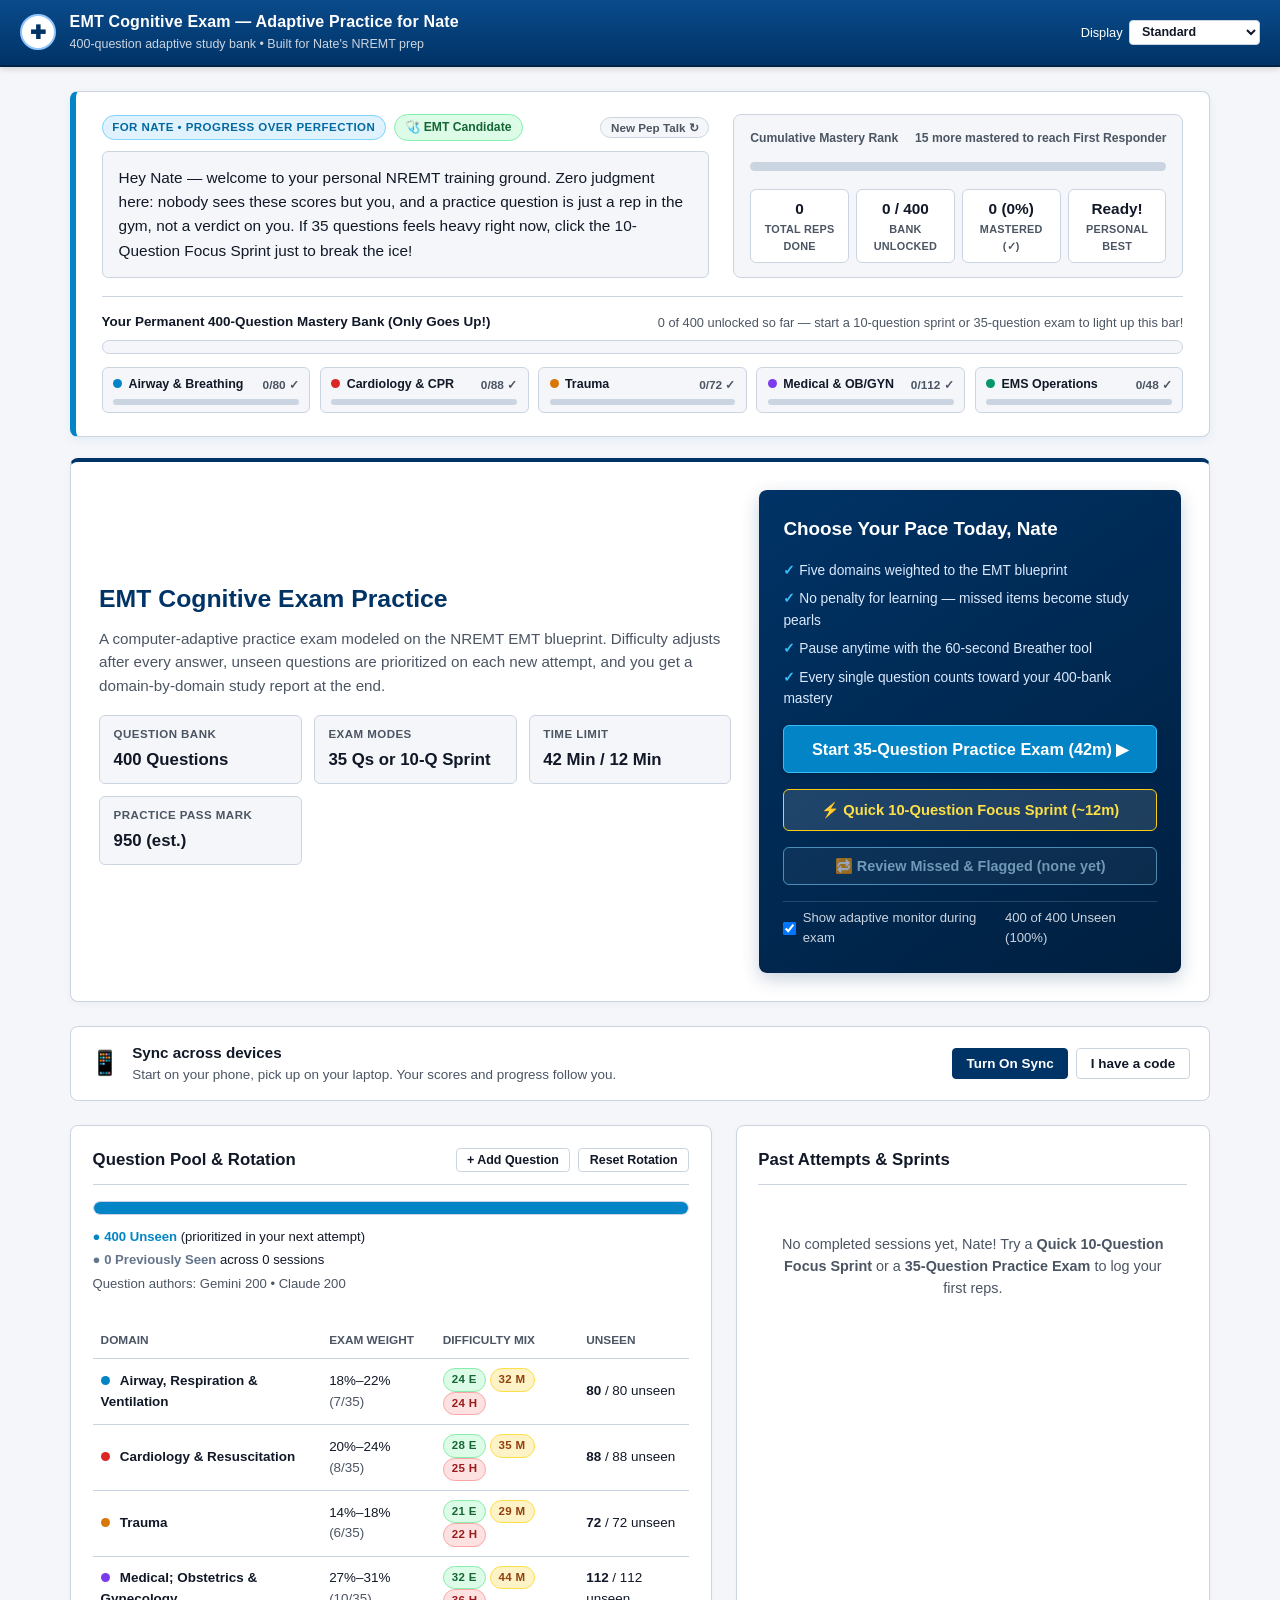
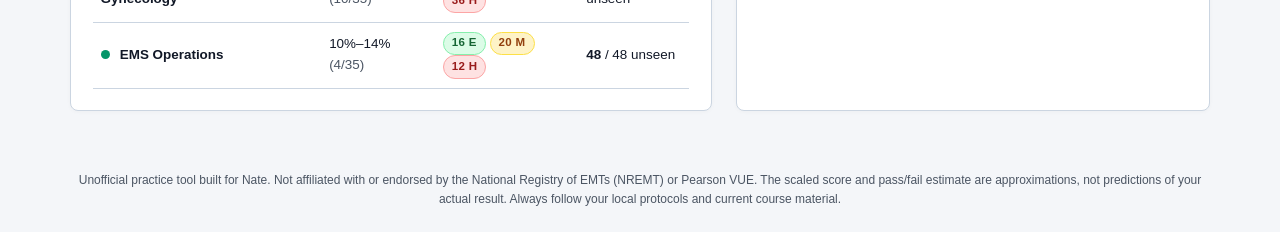
<file: index.html>
<!DOCTYPE html>
<html lang="en">
<head>
  <meta charset="UTF-8" />
  <meta name="viewport" content="width=device-width, initial-scale=1.0, viewport-fit=cover" />
  <meta name="theme-color" content="#003366" />
  <meta name="apple-mobile-web-app-capable" content="yes" />
  <meta name="mobile-web-app-capable" content="yes" />
  <meta name="apple-mobile-web-app-title" content="NREMT Prep" />
  <title>Nate's NREMT EMT Practice &amp; Momentum Hub</title>
  <link rel="icon" type="image/svg+xml" href="favicon.svg" />
  <link rel="stylesheet" href="css/styles.css" />
</head>
<body data-view="lobby">
  <!-- ===================== TOP HEADER ===================== -->
  <header class="vue-header">
    <div class="vue-header-left">
      <div class="nremt-star-badge" aria-hidden="true">✚</div>
      <div>
        <div class="vue-exam-title">EMT Cognitive Exam — Adaptive Practice for Nate</div>
        <div class="vue-candidate-subtitle">400-question adaptive study bank • Built for Nate's NREMT prep</div>
      </div>
    </div>
    <div class="vue-header-right">
      <div id="vue-header-exam-status" class="vue-status-box hidden">
        <div id="vue-timer-row" class="vue-timer-row">
          <span id="vue-timer-text">Time Remaining: 42:00</span>
          <button type="button" id="btn-toggle-timer" class="btn-tiny-link">Hide</button>
        </div>
        <div id="vue-question-counter" class="vue-question-counter">Question 1 of 35</div>
      </div>
      <label class="vue-display-picker" style="display:flex;align-items:center;gap:0.4rem;font-size:0.8rem;">
        <span class="lbl-long">Display</span>
        <select id="select-color-scheme" class="vue-tool-select" aria-label="Color scheme">
          <option value="default">Standard</option>
          <option value="high-contrast">High contrast</option>
          <option value="yellow-black">Yellow on black</option>
        </select>
      </label>
    </div>
  </header>

  <!-- Exam-only toolbar -->
  <div id="vue-subbar-exam-tools" class="vue-subbar hidden">
    <div class="vue-subbar-left">
      <button type="button" id="btn-toggle-focus-stem" class="vue-tool-btn" title="Highlight vital signs, ages, and key question words to make reading easier">🎯 <span class="lbl-long">Focus Highlighter:</span><span class="lbl-short">Highlight</span> <span id="focus-stem-state">Off</span></button>
      <button type="button" id="btn-exam-breather" class="vue-tool-btn vue-tool-btn-calm" title="Pause the clock for a quick breather if your focus starts drifting">🧘 <span class="lbl-long">Take a 60s Breather (Pause)</span><span class="lbl-short">Breather</span></button>
      <button type="button" id="btn-exam-duty-pause" class="vue-tool-btn vue-tool-btn-fire" title="Station tones or emergency call? Freeze the clock and safely save your exam until you return from your run">🚨 <span class="lbl-long">Duty Call (Extended Pause)</span><span class="lbl-short">Duty Pause</span></button>
      <button type="button" id="btn-toggle-cat-hud" class="vue-tool-btn">Hide Adaptive Monitor</button>
    </div>
    <div class="vue-subbar-right">
      <span class="hint-pointer" style="font-size:0.8rem;">Right-click an answer (or use ✂ Strike) to cross it out</span>
      <span class="hint-touch" style="font-size:0.8rem;">Tap ✂ (or long-press an answer) to cross it out</span>
    </div>
  </div>

  <main class="main-container">
    <!-- ===================== VIEW 1: LOBBY ===================== -->
    <section id="view-lobby">
      <!-- IN-PROGRESS / DUTY PAUSED SESSION RECOVERY BANNER (Shown if Nate paused or closed the tab during a call) -->
      <div id="nate-duty-paused-banner" class="nate-duty-paused-banner hidden">
        <div class="nate-duty-banner-left">
          <div class="nate-duty-icon">🚒</div>
          <div>
            <div class="nate-duty-title">In-Progress Exam Paused (Duty Call Active)</div>
            <div id="nate-duty-desc" class="nate-duty-desc">
              Exam paused with questions saved. Your progress is locked in and waiting for you!
            </div>
          </div>
        </div>
        <div class="nate-duty-banner-actions">
          <button type="button" id="btn-duty-resume" class="btn-duty-resume">Resume Exam Now ▶</button>
          <button type="button" id="btn-duty-finish-early" class="btn-vue-nav btn-vue-secondary">Score What You Finished</button>
          <button type="button" id="btn-duty-discard" class="btn-tiny-link" style="color:var(--vue-text-muted);">Discard</button>
        </div>
      </div>

      <!-- NATE'S PERSONAL ENCOURAGEMENT & CUMULATIVE PROGRESS HUB -->
      <div id="nate-coach-card" class="nate-coach-card">
        <div class="nate-coach-top">
          <div class="nate-coach-message-col">
            <div class="nate-coach-eyebrow">
              <span class="nate-for-badge">FOR NATE • PROGRESS OVER PERFECTION</span>
              <span id="nate-rank-badge" class="nate-rank-pill">🩺 EMT Candidate</span>
              <button type="button" id="btn-nate-new-quote" class="btn-nate-quote" title="Get another encouraging reminder">New Pep Talk ↻</button>
            </div>
            <div id="nate-coach-message" class="nate-coach-quote"></div>
          </div>
          <div class="nate-rank-ladder-box">
            <div class="nate-rank-header">
              <span>Cumulative Mastery Rank</span>
              <span id="nate-rank-next-label">15 mastered to First Responder</span>
            </div>
            <div class="nate-rank-bar-track">
              <div id="nate-rank-progress-fill" class="nate-rank-bar-fill" style="width:0%;"></div>
            </div>
            <div class="nate-kpi-mini-grid">
              <div class="nate-kpi-mini">
                <div class="nate-kpi-mini-val" id="nate-stat-total-reps">0</div>
                <div class="nate-kpi-mini-lbl">Total Reps Done</div>
              </div>
              <div class="nate-kpi-mini">
                <div class="nate-kpi-mini-val" id="nate-stat-explored">0 / 400</div>
                <div class="nate-kpi-mini-lbl">Bank Unlocked</div>
              </div>
              <div class="nate-kpi-mini">
                <div class="nate-kpi-mini-val" id="nate-stat-mastered">0</div>
                <div class="nate-kpi-mini-lbl">Mastered (✓)</div>
              </div>
              <div class="nate-kpi-mini">
                <div class="nate-kpi-mini-val" id="nate-stat-best">—</div>
                <div class="nate-kpi-mini-lbl">Personal Best</div>
              </div>
            </div>
          </div>
        </div>

        <div class="nate-mastery-section">
          <div class="nate-mastery-header">
            <strong>Your Permanent 400-Question Mastery Bank (Only Goes Up!)</strong>
            <span id="nate-mastery-caption" class="nate-mastery-caption">Every question you answer moves this bar forward — even a 10-question sprint.</span>
          </div>
          <div class="nate-mastery-bar-outer" title="Green = Answered Correctly (Mastered) • Blue = Explored &amp; Learning">
            <div id="nate-mastery-bar-mastered" class="nate-mastery-bar-mastered" style="width:0%;"></div>
            <div id="nate-mastery-bar-learning" class="nate-mastery-bar-learning" style="width:0%;"></div>
          </div>
          <div id="nate-domain-mastery-strip" class="nate-domain-mastery-strip"></div>
        </div>
      </div>

      <div class="lobby-hero">
        <div>
          <h1>EMT Cognitive Exam Practice</h1>
          <p>
            A computer-adaptive practice exam modeled on the NREMT EMT blueprint. Difficulty
            adjusts after every answer, unseen questions are prioritized on each new attempt, and you get a
            domain-by-domain study report at the end.
          </p>
          <div class="exam-specs-grid">
            <div class="spec-item">
              <div class="spec-label">Question Bank</div>
              <div class="spec-value" id="lobby-bank-total">— Questions</div>
            </div>
            <div class="spec-item">
              <div class="spec-label">Exam Modes</div>
              <div class="spec-value">35 Qs or 10-Q Sprint</div>
            </div>
            <div class="spec-item">
              <div class="spec-label">Time Limit</div>
              <div class="spec-value">42 Min / 12 Min</div>
            </div>
            <div class="spec-item">
              <div class="spec-label">Practice Pass Mark</div>
              <div class="spec-value">950 (est.)</div>
            </div>
          </div>
        </div>
        <div class="lobby-cta-card">
          <h2>Choose Your Pace Today, Nate</h2>
          <ul>
            <li>Five domains weighted to the EMT blueprint</li>
            <li>No penalty for learning — missed items become study pearls</li>
            <li>Pause anytime with the 60-second Breather tool</li>
            <li>Every single question counts toward your 400-bank mastery</li>
          </ul>
          <button type="button" id="btn-start-exam" class="btn-primary-launch">Start 35-Question Practice Exam (42m) ▶</button>
          <button type="button" id="btn-start-sprint" class="btn-sprint-launch" title="Low-friction 10-question adaptive round when 35 questions feels like too much">⚡ Quick 10-Question Focus Sprint (~12m)</button>
          <button type="button" id="btn-start-review" class="btn-review-launch" title="Retake only the questions you missed or flagged as a guess">🔁 Review Missed &amp; Flagged</button>
          <div class="lobby-options-row">
            <label>
              <input type="checkbox" id="chk-live-cat-hud" checked />
              Show adaptive monitor during exam
            </label>
            <span id="lobby-unseen-count"></span>
          </div>
        </div>
      </div>

      <!-- CROSS-DEVICE SYNC (hidden unless js/sync-config.js has Supabase settings) -->
      <div id="sync-card" class="sync-card hidden">
        <div class="sync-card-main">
          <div class="sync-icon" aria-hidden="true">📱</div>
          <div>
            <div class="sync-title">Sync across devices</div>
            <div id="sync-status" class="sync-status" aria-live="polite"></div>
          </div>
        </div>
        <div id="sync-actions" class="sync-actions"></div>
      </div>

      <div class="dashboard-grid">
        <div class="panel-card">
          <div class="panel-card-header">
            <h3>Question Pool &amp; Rotation</h3>
            <div style="display:flex;gap:0.5rem;flex-wrap:wrap;">
              <button type="button" id="btn-open-custom-modal" class="vue-tool-btn">+ Add Question</button>
              <button type="button" id="btn-reset-pool" class="vue-tool-btn">Reset Rotation</button>
            </div>
          </div>
          <div class="pool-overview-bar">
            <div id="pool-bar-unseen" class="pool-bar-unseen"></div>
            <div id="pool-bar-seen" class="pool-bar-seen"></div>
          </div>
          <div id="pool-legend-text" style="display:flex;flex-direction:column;gap:0.2rem;font-size:0.82rem;margin:0.6rem 0 1rem;"></div>
          <div style="overflow-x:auto;">
            <table class="domain-table">
              <thead>
                <tr>
                  <th>Domain</th>
                  <th>Exam Weight</th>
                  <th>Difficulty Mix</th>
                  <th>Unseen</th>
                </tr>
              </thead>
              <tbody id="domain-pool-tbody"></tbody>
            </table>
          </div>
        </div>

        <div class="panel-card">
          <div class="panel-card-header">
            <h3>Past Attempts &amp; Sprints</h3>
          </div>
          <div id="past-attempts-container" class="attempts-list"></div>
        </div>
      </div>
    </section>

    <!-- ===================== VIEW 2: EXAM ===================== -->
    <section id="view-exam" class="hidden">
      <div class="exam-workspace">
        <div class="exam-progress-strip">
          <div id="exam-progress-fill" class="exam-progress-fill" style="width:0%;"></div>
        </div>
        <div class="exam-content-area">
          <div id="nate-exam-checkin" class="nate-exam-checkin"></div>
          <div class="exam-question-meta">
            <div id="exam-meta-left"></div>
            <div id="cat-live-hud" class="cat-live-pill"></div>
          </div>
          <div id="exam-question-stem" class="exam-stem"></div>
          <div id="exam-options-container" class="exam-options-list"></div>
        </div>
        <div class="vue-footer">
          <div class="vue-footer-left">
            <button type="button" id="btn-exam-abort" class="btn-vue-nav btn-vue-secondary">End &amp; Score Early</button>
            <button type="button" id="btn-exam-help" class="btn-vue-nav btn-vue-secondary">Help</button>
          </div>
          <div class="vue-footer-right">
            <button type="button" id="btn-exam-flag" class="btn-vue-nav btn-vue-secondary btn-flag" aria-pressed="false" title="Not sure? Flag it so it goes on your review list, even if your guess turns out right (shortcut: F)">🚩 <span id="btn-exam-flag-label">Flag</span></button>
            <button type="button" id="btn-exam-next" class="btn-vue-nav">Next &#9654;</button>
          </div>
        </div>
      </div>
    </section>

    <!-- ===================== VIEW 3: RESULTS ===================== -->
    <section id="view-results" class="hidden">
      <div id="report-banner" class="report-banner">
        <div class="report-top-row">
          <div style="flex:1;min-width:260px;">
            <div id="report-status-pill" class="status-pill-large"></div>
            <h2 id="report-headline" style="margin-top:0.6rem;font-size:1.2rem;"></h2>
            <div id="report-subheadline" style="font-size:0.85rem;color:var(--vue-text-muted);margin-top:0.3rem;"></div>
          </div>
          <div class="scaled-score-box">
            <div style="font-size:0.75rem;font-weight:700;text-transform:uppercase;color:var(--vue-text-muted);">Estimated Scaled Score</div>
            <div id="report-scaled-score" class="scaled-score-number">—</div>
          </div>
        </div>
        <div class="nremt-scale-meter">
          <div class="scale-track">
            <div class="scale-pass-marker"></div>
            <div class="scale-pass-label">Pass 950</div>
            <div id="scale-user-pin" class="scale-user-pin"></div>
          </div>
          <div class="scale-labels"><span>100</span><span>1500</span></div>
        </div>
      </div>

      <!-- NATE'S PERSONAL POST-SHIFT DEBRIEF & GROWTH CARD -->
      <div id="nate-results-coaching" class="nate-results-coaching"></div>

      <div id="report-kpi-grid" class="kpi-grid"></div>

      <div class="panel-card">
        <div class="panel-card-header"><h3>Adaptive Difficulty Trajectory</h3></div>
        <div id="cat-chart-container" class="cat-chart-container"></div>
      </div>

      <div class="panel-card">
        <div class="panel-card-header"><h3>Performance by Domain</h3></div>
        <div id="report-domain-list" class="domain-perf-list"></div>
      </div>

      <div class="panel-card">
        <div class="panel-card-header"><h3>What to Study Next</h3></div>
        <p id="study-adaptive-narrative" style="margin-bottom:1rem;"></p>
        <div id="study-weak-subtopics" class="focus-subtopic-grid"></div>
        <h4 style="margin:1.2rem 0 0.4rem;">Performance by Patient Population</h4>
        <div id="study-population-breakdown" class="exam-specs-grid"></div>
        <h4 style="margin:1.2rem 0 0.4rem;">Study Pearls from Missed Questions</h4>
        <div id="study-pearls-list" class="pearl-list"></div>
      </div>

      <div class="panel-card">
        <div class="panel-card-header">
          <h3>Question-by-Question Review</h3>
          <span id="review-count-label" style="font-size:0.82rem;color:var(--vue-text-muted);"></span>
        </div>
        <div class="review-filters">
          <select id="filter-review-status" class="vue-tool-select" aria-label="Filter by result">
            <option value="all">All Results</option>
            <option value="incorrect">Incorrect Only</option>
            <option value="correct">Correct Only</option>
            <option value="flagged">🚩 Flagged Only</option>
          </select>
          <select id="filter-review-domain" class="vue-tool-select" aria-label="Filter by domain">
            <option value="all">All Domains (5)</option>
          </select>
          <select id="filter-review-difficulty" class="vue-tool-select" aria-label="Filter by difficulty">
            <option value="all">All Difficulties</option>
            <option value="1">Easy</option>
            <option value="2">Medium</option>
            <option value="3">Hard</option>
          </select>
        </div>
        <div id="review-questions-list" class="review-list"></div>
      </div>

      <div style="display:flex;gap:0.75rem;justify-content:center;flex-wrap:wrap;margin:1.5rem 0;">
        <button type="button" id="btn-retake-exam" class="btn-primary-launch">Start 35-Question Exam ▶</button>
        <button type="button" id="btn-retake-sprint" class="btn-sprint-launch" style="width:auto;">⚡ Quick 10-Question Sprint</button>
        <button type="button" id="btn-retake-review" class="btn-review-launch hidden">🔁 Review Missed &amp; Flagged</button>
        <button type="button" id="btn-back-lobby" class="btn-vue-nav btn-vue-secondary" style="background:var(--vue-navy);color:#fff;">Back to Dashboard</button>
      </div>
    </section>
  </main>

  <p class="app-disclaimer">
    Unofficial practice tool built for Nate. Not affiliated with or endorsed by the National Registry of EMTs (NREMT) or Pearson VUE.
    The scaled score and pass/fail estimate are approximations, not predictions of your actual result.
    Always follow your local protocols and current course material.
  </p>

  <!-- ===================== MODAL ===================== -->
  <div id="vue-modal-backdrop" class="vue-modal-backdrop hidden">
    <div class="vue-modal" role="dialog" aria-modal="true" aria-labelledby="vue-modal-title">
      <div class="vue-modal-header">
        <strong id="vue-modal-title">Notification</strong>
      </div>
      <div id="vue-modal-body" class="vue-modal-body"></div>
      <div class="vue-modal-footer">
        <button type="button" id="vue-modal-cancel" class="btn-vue-nav btn-vue-secondary">Cancel</button>
        <button type="button" id="vue-modal-confirm" class="btn-vue-nav">OK</button>
      </div>
    </div>
  </div>

  <!-- Question bank: one file per domain; each question's `source` field records its author -->
  <script src="data/questions-airway.js"></script>
  <script src="data/questions-cardiology.js"></script>
  <script src="data/questions-trauma.js"></script>
  <script src="data/questions-medical.js"></script>
  <script src="data/questions-operations.js"></script>
  <!-- User expansion packs -->
  <script src="data/questions-custom.js"></script>

  <script src="js/cat-engine.js"></script>
  <script src="js/sync-config.js"></script>
  <script src="js/sync.js"></script>
  <script src="js/app.js"></script>
</body>
</html>
</file>
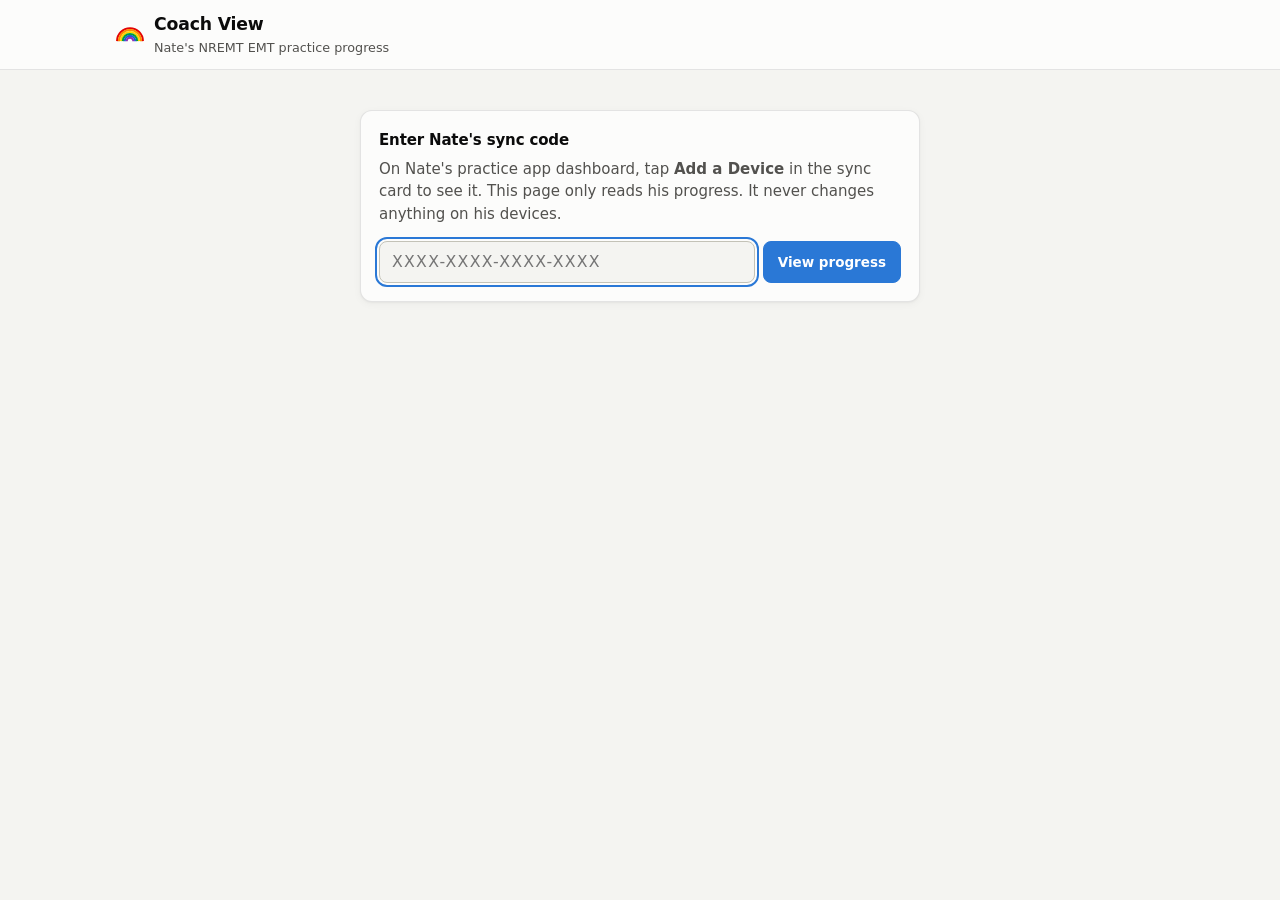
<file: coach.html>
<!DOCTYPE html>
<html lang="en">
<head>
  <meta charset="UTF-8" />
  <meta name="viewport" content="width=device-width, initial-scale=1.0, viewport-fit=cover" />
  <meta name="robots" content="noindex, nofollow" />
  <meta name="color-scheme" content="light dark" />
  <title>Coach View</title>
  <link rel="icon" type="image/svg+xml" href="favicon.svg" />
  <link rel="stylesheet" href="css/coach.css" />
</head>
<body>
  <!-- Read-only progress view for a coach or parent. It downloads Nate's synced progress with the
       sync code and never uploads or touches the practice app's saved data on this device. -->
  <header class="c-header">
    <div class="c-header-inner">
      <div class="c-brand">
        <img src="favicon.svg" alt="" width="28" height="28" />
        <div>
          <h1>Coach View</h1>
          <p class="c-sub">Nate's NREMT EMT practice progress</p>
        </div>
      </div>
      <div class="c-status" id="c-status" aria-live="polite"></div>
    </div>
  </header>

  <main class="c-main">
    <!-- Shown until a sync code is entered -->
    <section class="c-card c-setup" id="c-setup" hidden>
      <h2>Enter Nate's sync code</h2>
      <p>
        On Nate's practice app dashboard, tap <strong>Add a Device</strong> in the sync card to see it.
        This page only reads his progress. It never changes anything on his devices.
      </p>
      <form id="c-code-form" class="c-code-form" autocomplete="off">
        <input id="c-code-input" type="text" inputmode="text" spellcheck="false" autocapitalize="characters"
               placeholder="XXXX-XXXX-XXXX-XXXX" aria-label="Sync code" maxlength="24" />
        <button type="submit" class="c-btn c-btn-primary">View progress</button>
      </form>
      <p class="c-error" id="c-code-error" role="alert" hidden></p>
    </section>

    <div id="c-content" hidden>
      <section class="c-banner" id="c-paused" hidden></section>

      <section class="c-overview" aria-label="Overview">
        <div class="c-card c-hero" id="c-hero"></div>
        <div class="c-tiles" id="c-tiles"></div>
      </section>

      <section class="c-card">
        <div class="c-card-head">
          <h2>Practice scores</h2>
          <p class="c-hint">Scaled score after each practice exam. 950 is the passing standard. Review rounds aren't scored.</p>
        </div>
        <div class="c-chart" id="c-score-chart"></div>
      </section>

      <div class="c-grid-2">
        <section class="c-card">
          <div class="c-card-head">
            <h2>How he's doing by domain</h2>
            <p class="c-hint" id="c-domain-hint"></p>
          </div>
          <div id="c-domains"></div>
        </section>

        <section class="c-card">
          <div class="c-card-head">
            <h2>When he studies</h2>
            <p class="c-hint">Questions answered per day, last 5 weeks.</p>
          </div>
          <div id="c-activity"></div>
        </section>
      </div>

      <div class="c-grid-2">
        <section class="c-card">
          <div class="c-card-head">
            <h2>Topics to work on</h2>
            <p class="c-hint">Subtopics he's missed most in practice exams.</p>
          </div>
          <div id="c-subtopics"></div>
        </section>

        <section class="c-card">
          <div class="c-card-head">
            <h2>Review list</h2>
            <p class="c-hint">Questions he missed or flagged as a guess. Each one comes off after he answers it correctly without a flag.</p>
          </div>
          <div id="c-review"></div>
        </section>
      </div>

      <section class="c-card">
        <div class="c-card-head">
          <h2>Exam history</h2>
          <p class="c-hint">Newest first. Open an exam to see the questions he missed or guessed on.</p>
        </div>
        <div id="c-history"></div>
      </section>

      <footer class="c-footer">
        <p>Read-only view of synced progress. It updates whenever one of Nate's devices syncs.</p>
        <button type="button" class="c-link" id="c-change-code">Use a different sync code</button>
      </footer>
    </div>
  </main>

  <div class="c-tooltip" id="c-tooltip" role="tooltip" hidden></div>

  <script src="data/questions-airway.js"></script>
  <script src="data/questions-cardiology.js"></script>
  <script src="data/questions-trauma.js"></script>
  <script src="data/questions-medical.js"></script>
  <script src="data/questions-operations.js"></script>
  <script src="data/questions-custom.js"></script>
  <script src="js/cat-engine.js"></script>
  <script src="js/sync-config.js"></script>
  <script src="js/coach.js"></script>
</body>
</html>
</file>
<file: css/styles.css>
/* NREMT EMT Cognitive Exam Practice Application Styles */
/* Combines an authentic Pearson VUE testing interface with a modern NREMT Candidate Portal & Diagnostic Report */

:root {
  --vue-navy: #003366;
  --vue-navy-dark: #002244;
  --vue-navy-light: #0a4b8c;
  --vue-subbar: #d8e6f3;
  --vue-subbar-border: #9cb8d2;
  --vue-bg: #f4f6f9;
  --vue-panel: #ffffff;
  --vue-text: #111827;
  --vue-text-muted: #4b5563;
  --vue-border: #cbd5e1;
  --vue-accent: #0284c7;
  --vue-selected-bg: #e0f2fe;
  --vue-selected-border: #0284c7;
  --nremt-gold: #d97706;
  --pass-green: #15803d;
  --pass-bg: #dcfce7;
  --near-amber: #b45309;
  --near-bg: #fef3c7;
  --fail-red: #b91c1c;
  --fail-bg: #fee2e2;
  --font-sans: "Segoe UI", -apple-system, BlinkMacSystemFont, Roboto, Helvetica, Arial, sans-serif;
  --font-Mono: "Consolas", "SFMono-Regular", Menlo, Monaco, monospace;
}

/* Pearson VUE Accessibility Contrast Themes */
body.theme-high-contrast {
  --vue-navy: #000000;
  --vue-navy-dark: #000000;
  --vue-subbar: #1f2937;
  --vue-subbar-border: #4b5563;
  --vue-bg: #000000;
  --vue-panel: #111827;
  --vue-text: #ffffff;
  --vue-text-muted: #d1d5db;
  --vue-border: #4b5563;
  --vue-selected-bg: #1e3a8a;
  --vue-selected-border: #60a5fa;
}

body.theme-yellow-black {
  --vue-navy: #1a1a00;
  --vue-navy-dark: #0d0d00;
  --vue-subbar: #262600;
  --vue-subbar-border: #fde047;
  --vue-bg: #000000;
  --vue-panel: #0a0a00;
  --vue-text: #fef08a;
  --vue-text-muted: #facc15;
  --vue-border: #ca8a04;
  --vue-selected-bg: #422006;
  --vue-selected-border: #facc15;
}

* {
  box-sizing: border-box;
  margin: 0;
  padding: 0;
}

body {
  font-family: var(--font-sans);
  background-color: var(--vue-bg);
  color: var(--vue-text);
  line-height: 1.55;
  min-height: 100vh;
  display: flex;
  flex-direction: column;
}

button {
  font-family: inherit;
  cursor: pointer;
}

.hidden {
  display: none !important;
}

/* ============================================================================
   PEARSON VUE TOP HEADER & SUB-TOOLBAR
   ============================================================================ */
.vue-header {
  background: linear-gradient(180deg, var(--vue-navy-light) 0%, var(--vue-navy) 100%);
  color: #ffffff;
  padding: 0.65rem 1.25rem;
  display: flex;
  align-items: center;
  justify-content: space-between;
  border-bottom: 2px solid var(--vue-navy-dark);
  box-shadow: 0 2px 6px rgba(0, 0, 0, 0.15);
  user-select: none;
}

.vue-header-left {
  display: flex;
  align-items: center;
  gap: 0.85rem;
}

.nremt-star-badge {
  width: 36px;
  height: 36px;
  border-radius: 50%;
  background: #ffffff;
  color: var(--vue-navy);
  display: flex;
  align-items: center;
  justify-content: center;
  font-weight: 800;
  font-size: 1.2rem;
  border: 2px solid #93c5fd;
  flex-shrink: 0;
}

.vue-exam-title {
  font-size: 1rem;
  font-weight: 700;
  letter-spacing: 0.01em;
}

.vue-candidate-subtitle {
  font-size: 0.78rem;
  color: #cbd5e1;
}

.vue-header-right {
  display: flex;
  align-items: center;
  gap: 1.5rem;
}

.vue-status-box {
  display: flex;
  flex-direction: column;
  align-items: flex-end;
  font-size: 0.84rem;
}

.vue-timer-row {
  display: flex;
  align-items: center;
  gap: 0.45rem;
  font-weight: 700;
  font-family: var(--font-Mono);
  font-size: 0.95rem;
}

.vue-timer-row.timer-warning {
  color: #fde047;
}

.vue-timer-row.timer-danger {
  color: #fca5a5;
  animation: pulseRed 1s infinite;
}

@keyframes pulseRed {
  0%, 100% { opacity: 1; }
  50% { opacity: 0.5; }
}

.btn-tiny-link {
  background: rgba(255, 255, 255, 0.14);
  color: #e2e8f0;
  border: 1px solid rgba(255, 255, 255, 0.3);
  border-radius: 3px;
  padding: 0.1rem 0.4rem;
  font-size: 0.7rem;
}

.btn-tiny-link:hover {
  background: rgba(255, 255, 255, 0.25);
}

.vue-question-counter {
  font-size: 0.88rem;
  font-weight: 600;
  color: #e0f2fe;
}

/* Subbar */
.vue-subbar {
  background-color: var(--vue-subbar);
  border-bottom: 1px solid var(--vue-subbar-border);
  padding: 0.4rem 1.25rem;
  display: flex;
  align-items: center;
  justify-content: space-between;
  flex-wrap: wrap;
  gap: 0.75rem;
  font-size: 0.82rem;
}

.vue-subbar-left,
.vue-subbar-right {
  display: flex;
  align-items: center;
  gap: 0.75rem;
  flex-wrap: wrap;
}

.vue-tool-btn {
  background: var(--vue-panel);
  color: var(--vue-text);
  border: 1px solid var(--vue-border);
  padding: 0.25rem 0.65rem;
  border-radius: 4px;
  font-size: 0.78rem;
  font-weight: 600;
  display: inline-flex;
  align-items: center;
  gap: 0.35rem;
  transition: all 0.15s ease;
}

.vue-tool-btn:hover {
  border-color: var(--vue-navy);
  background: var(--vue-selected-bg);
}

.vue-tool-select {
  background: var(--vue-panel);
  color: var(--vue-text);
  border: 1px solid var(--vue-border);
  padding: 0.22rem 0.5rem;
  border-radius: 4px;
  font-size: 0.78rem;
  font-weight: 600;
}

/* Live CAT Telemetry Pill (Optional during exam) */
.cat-live-pill {
  display: inline-flex;
  align-items: center;
  gap: 0.5rem;
  background: var(--vue-panel);
  border: 1px solid var(--vue-border);
  padding: 0.2rem 0.65rem;
  border-radius: 999px;
  font-size: 0.76rem;
  font-weight: 600;
}

.diff-badge {
  display: inline-block;
  padding: 0.12rem 0.5rem;
  border-radius: 999px;
  font-size: 0.72rem;
  font-weight: 700;
  text-transform: uppercase;
  letter-spacing: 0.03em;
}

.diff-1 {
  background: #dcfce7;
  color: #166534;
  border: 1px solid #86efac;
}

.diff-2 {
  background: #fef3c7;
  color: #92400e;
  border: 1px solid #fde047;
}

.diff-3 {
  background: #fee2e2;
  color: #991b1b;
  border: 1px solid #fca5a5;
}

/* ============================================================================
   MAIN VIEWS CONTAINER
   ============================================================================ */
.main-container {
  flex: 1;
  display: flex;
  flex-direction: column;
  max-width: 1180px;
  width: 100%;
  margin: 0 auto;
  padding: 1.5rem 1.25rem;
}

/* ============================================================================
   VIEW 1: PRE-EXAM LOBBY / CANDIDATE DASHBOARD
   ============================================================================ */
.lobby-hero {
  background: var(--vue-panel);
  border: 1px solid var(--vue-border);
  border-top: 4px solid var(--vue-navy);
  border-radius: 8px;
  padding: 1.75rem;
  margin-bottom: 1.5rem;
  box-shadow: 0 2px 8px rgba(0, 0, 0, 0.04);
  display: grid;
  grid-template-columns: 1.5fr 1fr;
  gap: 1.75rem;
  align-items: center;
}

@media (max-width: 860px) {
  .lobby-hero {
    grid-template-columns: 1fr;
  }
}

.lobby-hero h1 {
  font-size: 1.55rem;
  color: var(--vue-navy);
  margin-bottom: 0.5rem;
}

body.theme-high-contrast .lobby-hero h1,
body.theme-yellow-black .lobby-hero h1 {
  color: var(--vue-text);
}

.lobby-hero p {
  color: var(--vue-text-muted);
  font-size: 0.95rem;
  margin-bottom: 1rem;
}

.exam-specs-grid {
  display: grid;
  grid-template-columns: repeat(auto-fit, minmax(150px, 1fr));
  gap: 0.75rem;
  margin: 1.1rem 0;
}

.spec-item {
  background: var(--vue-bg);
  border: 1px solid var(--vue-border);
  border-radius: 6px;
  padding: 0.65rem 0.85rem;
}

.spec-label {
  font-size: 0.72rem;
  text-transform: uppercase;
  letter-spacing: 0.04em;
  color: var(--vue-text-muted);
  font-weight: 700;
}

.spec-value {
  font-size: 1.05rem;
  font-weight: 700;
  color: var(--vue-text);
  margin-top: 0.15rem;
}

.lobby-cta-card {
  background: linear-gradient(145deg, #003366 0%, #001f3f 100%);
  color: #ffffff;
  border-radius: 8px;
  padding: 1.5rem;
  display: flex;
  flex-direction: column;
  gap: 1rem;
  box-shadow: 0 6px 18px rgba(0, 51, 102, 0.22);
}

.lobby-cta-card h2 {
  font-size: 1.18rem;
  font-weight: 700;
}

.lobby-cta-card ul {
  list-style: none;
  font-size: 0.86rem;
  color: #dbeafe;
  display: flex;
  flex-direction: column;
  gap: 0.45rem;
}

.lobby-cta-card ul li::before {
  content: "✓ ";
  color: #38bdf8;
  font-weight: 800;
}

.btn-primary-launch {
  background: #0284c7;
  color: #ffffff;
  border: 1px solid #38bdf8;
  border-radius: 6px;
  padding: 0.85rem 1.25rem;
  font-size: 1.02rem;
  font-weight: 700;
  text-align: center;
  transition: background 0.15s ease, transform 0.1s ease;
  box-shadow: 0 2px 6px rgba(0, 0, 0, 0.2);
}

.btn-primary-launch:hover {
  background: #0369a1;
  transform: translateY(-1px);
}

.lobby-options-row {
  display: flex;
  align-items: center;
  justify-content: space-between;
  font-size: 0.82rem;
  color: #cbd5e1;
  padding-top: 0.35rem;
  border-top: 1px solid rgba(255, 255, 255, 0.15);
}

.lobby-options-row label {
  display: flex;
  align-items: center;
  gap: 0.4rem;
  cursor: pointer;
}

/* Dashboard Two-Column Grid */
.dashboard-grid {
  display: grid;
  grid-template-columns: 1.15fr 0.85fr;
  gap: 1.5rem;
  margin-bottom: 1.5rem;
}

@media (max-width: 860px) {
  .dashboard-grid {
    grid-template-columns: 1fr;
  }
}

.panel-card {
  background: var(--vue-panel);
  border: 1px solid var(--vue-border);
  border-radius: 8px;
  padding: 1.35rem;
  box-shadow: 0 1px 4px rgba(0, 0, 0, 0.03);
}

.panel-card-header {
  display: flex;
  align-items: center;
  justify-content: space-between;
  margin-bottom: 1rem;
  padding-bottom: 0.65rem;
  border-bottom: 1px solid var(--vue-border);
}

.panel-card-header h3 {
  font-size: 1.05rem;
  font-weight: 700;
}

/* Question Pool & Rotation Bar */
.pool-overview-bar {
  display: flex;
  height: 14px;
  border-radius: 999px;
  overflow: hidden;
  background: var(--vue-bg);
  border: 1px solid var(--vue-border);
  margin: 0.75rem 0;
}

.pool-bar-unseen {
  background: #0284c7;
  transition: width 0.3s ease;
}

.pool-bar-seen {
  background: #94a3b8;
  transition: width 0.3s ease;
}

.domain-table {
  width: 100%;
  border-collapse: collapse;
  font-size: 0.84rem;
  margin-top: 0.75rem;
}

.domain-table th,
.domain-table td {
  padding: 0.55rem 0.5rem;
  text-align: left;
  border-bottom: 1px solid var(--vue-border);
}

.domain-table th {
  font-size: 0.74rem;
  text-transform: uppercase;
  color: var(--vue-text-muted);
  font-weight: 700;
}

.domain-dot {
  display: inline-block;
  width: 9px;
  height: 9px;
  border-radius: 50%;
  margin-right: 0.4rem;
}

/* Past Attempts List */
.attempts-list {
  display: flex;
  flex-direction: column;
  gap: 0.65rem;
  max-height: 330px;
  overflow-y: auto;
}

.attempt-item {
  display: flex;
  align-items: center;
  justify-content: space-between;
  padding: 0.75rem 0.9rem;
  background: var(--vue-bg);
  border: 1px solid var(--vue-border);
  border-radius: 6px;
  transition: border-color 0.15s ease;
}

.attempt-item:hover {
  border-color: var(--vue-accent);
}

.attempt-badge {
  padding: 0.2rem 0.55rem;
  border-radius: 4px;
  font-size: 0.74rem;
  font-weight: 700;
}

.attempt-pass {
  background: var(--pass-bg);
  color: var(--pass-green);
}

.attempt-fail {
  background: var(--fail-bg);
  color: var(--fail-red);
}

/* ============================================================================
   VIEW 2: ACTIVE EXAM WORKSPACE (AUTHENTIC PEARSON VUE INTERFACE)
   ============================================================================ */
.exam-workspace {
  flex: 1;
  display: flex;
  flex-direction: column;
  background: var(--vue-panel);
  border: 1px solid var(--vue-border);
  border-radius: 6px;
  box-shadow: 0 2px 10px rgba(0, 0, 0, 0.05);
  overflow: hidden;
  min-height: 540px;
}

.exam-progress-strip {
  height: 5px;
  background: var(--vue-border);
  width: 100%;
}

.exam-progress-fill {
  height: 100%;
  background: var(--vue-accent);
  transition: width 0.25s ease;
}

.exam-content-area {
  flex: 1;
  padding: 2rem 2.5rem;
  max-width: 920px;
}

@media (max-width: 680px) {
  .exam-content-area {
    padding: 1.25rem;
  }
}

.exam-question-meta {
  display: flex;
  align-items: center;
  justify-content: space-between;
  flex-wrap: wrap;
  gap: 0.5rem;
  margin-bottom: 1.15rem;
  padding-bottom: 0.65rem;
  border-bottom: 1px solid var(--vue-border);
  font-size: 0.82rem;
  color: var(--vue-text-muted);
}

.exam-stem {
  font-size: 1.12rem;
  line-height: 1.68;
  font-weight: 500;
  color: var(--vue-text);
  margin-bottom: 1.75rem;
  white-space: pre-line;
}

.exam-options-list {
  display: flex;
  flex-direction: column;
  gap: 0.75rem;
}

.exam-option-row {
  display: flex;
  align-items: stretch;
  gap: 0.6rem;
}

.exam-option-card {
  flex: 1;
  display: flex;
  align-items: flex-start;
  gap: 0.85rem;
  padding: 0.9rem 1.1rem;
  border: 2px solid var(--vue-border);
  border-radius: 6px;
  background: var(--vue-panel);
  cursor: pointer;
  transition: all 0.12s ease;
  user-select: none;
}

.exam-option-card:hover {
  border-color: var(--vue-navy-light);
  background: var(--vue-bg);
}

.exam-option-card.selected {
  border-color: var(--vue-selected-border);
  background: var(--vue-selected-bg);
  box-shadow: 0 0 0 1px var(--vue-selected-border);
}

.exam-option-card.struck-out .option-text {
  text-decoration: line-through;
  opacity: 0.42;
}

.option-radio-circle {
  width: 22px;
  height: 22px;
  border-radius: 50%;
  border: 2px solid var(--vue-text-muted);
  display: flex;
  align-items: center;
  justify-content: center;
  font-size: 0.78rem;
  font-weight: 700;
  flex-shrink: 0;
  margin-top: 0.1rem;
}

.exam-option-card.selected .option-radio-circle {
  border-color: var(--vue-selected-border);
  background: var(--vue-selected-border);
  color: #ffffff;
}

.option-letter {
  font-weight: 700;
  margin-right: 0.35rem;
}

.option-text {
  font-size: 1rem;
  line-height: 1.5;
}

.btn-strikeout {
  background: var(--vue-bg);
  color: var(--vue-text-muted);
  border: 1px solid var(--vue-border);
  border-radius: 6px;
  padding: 0 0.65rem;
  font-size: 0.76rem;
  font-weight: 600;
  display: flex;
  align-items: center;
  justify-content: center;
  flex-shrink: 0;
  transition: all 0.12s ease;
}

.btn-strikeout:hover {
  color: var(--vue-text);
  border-color: var(--vue-text-muted);
}

.btn-strikeout.active {
  background: #fee2e2;
  color: #991b1b;
  border-color: #fca5a5;
}

/* Pearson VUE Bottom Footer Bar */
.vue-footer {
  background: var(--vue-navy);
  color: #ffffff;
  padding: 0.75rem 1.5rem;
  display: flex;
  align-items: center;
  justify-content: space-between;
  border-top: 2px solid var(--vue-navy-dark);
}

.vue-footer-left {
  display: flex;
  align-items: center;
  gap: 0.75rem;
}

.btn-vue-nav {
  background: linear-gradient(180deg, #f8fafc 0%, #e2e8f0 100%);
  color: #0f172a;
  border: 1px solid #94a3b8;
  border-radius: 4px;
  padding: 0.5rem 1.25rem;
  font-size: 0.92rem;
  font-weight: 700;
  display: inline-flex;
  align-items: center;
  gap: 0.45rem;
  box-shadow: 0 1px 3px rgba(0, 0, 0, 0.2);
}

.btn-vue-nav:hover {
  background: #ffffff;
}

.btn-vue-secondary {
  background: rgba(255, 255, 255, 0.12);
  color: #ffffff;
  border: 1px solid rgba(255, 255, 255, 0.3);
  border-radius: 4px;
  padding: 0.45rem 0.9rem;
  font-size: 0.82rem;
  font-weight: 600;
}

.btn-vue-secondary:hover {
  background: rgba(255, 255, 255, 0.22);
}

/* ============================================================================
   VIEW 3: POST-EXAM DIAGNOSTIC REPORT & STUDY PLAN (AFTER 35 QUESTIONS)
   ============================================================================ */
.report-banner {
  border-radius: 8px;
  padding: 1.75rem;
  margin-bottom: 1.5rem;
  border: 1px solid var(--vue-border);
  background: var(--vue-panel);
  box-shadow: 0 2px 10px rgba(0, 0, 0, 0.05);
}

.report-banner.banner-pass {
  border-top: 6px solid var(--pass-green);
}

.report-banner.banner-fail {
  border-top: 6px solid var(--fail-red);
}

.report-top-row {
  display: flex;
  align-items: flex-start;
  justify-content: space-between;
  flex-wrap: wrap;
  gap: 1.25rem;
  margin-bottom: 1.5rem;
}

.status-pill-large {
  display: inline-flex;
  align-items: center;
  gap: 0.5rem;
  padding: 0.35rem 0.9rem;
  border-radius: 999px;
  font-size: 0.82rem;
  font-weight: 800;
  text-transform: uppercase;
  letter-spacing: 0.05em;
  margin-bottom: 0.5rem;
}

.status-pill-large.pass {
  background: var(--pass-bg);
  color: var(--pass-green);
}

.status-pill-large.fail {
  background: var(--fail-bg);
  color: var(--fail-red);
}

.scaled-score-box {
  text-align: right;
  background: var(--vue-bg);
  border: 1px solid var(--vue-border);
  padding: 0.9rem 1.35rem;
  border-radius: 8px;
  min-width: 210px;
}

.scaled-score-number {
  font-size: 2.4rem;
  font-weight: 800;
  line-height: 1.1;
  color: var(--vue-navy);
}

body.theme-high-contrast .scaled-score-number,
body.theme-yellow-black .scaled-score-number {
  color: var(--vue-text);
}

/* NREMT 100-1500 Scale Meter */
.nremt-scale-meter {
  margin: 1.25rem 0;
  padding: 1rem;
  background: var(--vue-bg);
  border-radius: 8px;
  border: 1px solid var(--vue-border);
}

.scale-track {
  position: relative;
  height: 16px;
  border-radius: 999px;
  background: linear-gradient(90deg, #ef4444 0%, #f59e0b 58%, #22c55e 62%, #15803d 100%);
  margin: 1.5rem 0 0.6rem;
}

.scale-pass-marker {
  position: absolute;
  top: -22px;
  bottom: -6px;
  width: 2px;
  background: var(--vue-text);
  left: 60.7%; /* (950 - 100) / (1500 - 100) = 850 / 1400 = 60.71% */
}

.scale-pass-label {
  position: absolute;
  top: -22px;
  left: 60.7%;
  transform: translateX(-50%);
  font-size: 0.72rem;
  font-weight: 700;
  white-space: nowrap;
  background: var(--vue-panel);
  padding: 0 0.35rem;
  border-radius: 3px;
  border: 1px solid var(--vue-border);
}

.scale-user-pin {
  position: absolute;
  top: -5px;
  width: 26px;
  height: 26px;
  border-radius: 50%;
  background: var(--vue-navy);
  border: 3px solid #ffffff;
  box-shadow: 0 2px 6px rgba(0, 0, 0, 0.35);
  transform: translateX(-50%);
  transition: left 0.4s ease;
}

.scale-labels {
  display: flex;
  justify-content: space-between;
  font-size: 0.75rem;
  color: var(--vue-text-muted);
  font-weight: 600;
}

/* Summary KPI Grid */
.kpi-grid {
  display: grid;
  grid-template-columns: repeat(auto-fit, minmax(175px, 1fr));
  gap: 0.9rem;
  margin-top: 1.25rem;
}

.kpi-card {
  background: var(--vue-bg);
  border: 1px solid var(--vue-border);
  border-radius: 6px;
  padding: 0.85rem 1rem;
}

.kpi-title {
  font-size: 0.75rem;
  text-transform: uppercase;
  color: var(--vue-text-muted);
  font-weight: 700;
}

.kpi-val {
  font-size: 1.35rem;
  font-weight: 800;
  margin-top: 0.2rem;
}

.kpi-sub {
  font-size: 0.78rem;
  color: var(--vue-text-muted);
}

/* CAT Trajectory SVG Chart Container */
.cat-chart-container {
  width: 100%;
  overflow-x: auto;
  padding: 0.5rem 0;
}

.cat-svg {
  width: 100%;
  min-width: 680px;
  height: 230px;
  display: block;
}

/* Domain Performance Cards */
.domain-perf-list {
  display: flex;
  flex-direction: column;
  gap: 0.9rem;
}

.domain-perf-item {
  border: 1px solid var(--vue-border);
  border-radius: 6px;
  padding: 0.95rem 1.1rem;
  background: var(--vue-bg);
}

.domain-perf-top {
  display: flex;
  align-items: center;
  justify-content: space-between;
  flex-wrap: wrap;
  gap: 0.5rem;
  margin-bottom: 0.5rem;
}

.domain-perf-title {
  font-weight: 700;
  font-size: 0.96rem;
}

.comp-badge {
  padding: 0.2rem 0.6rem;
  border-radius: 4px;
  font-size: 0.74rem;
  font-weight: 700;
}

.status-above {
  background: var(--pass-bg);
  color: var(--pass-green);
}

.status-near {
  background: var(--near-bg);
  color: var(--near-amber);
}

.status-below {
  background: var(--fail-bg);
  color: var(--fail-red);
}

.domain-bar-track {
  height: 9px;
  background: var(--vue-border);
  border-radius: 999px;
  overflow: hidden;
  margin: 0.45rem 0;
}

.domain-bar-fill {
  height: 100%;
  border-radius: 999px;
  transition: width 0.3s ease;
}

/* Study Focus & Pearls Cards */
.focus-subtopic-grid {
  display: grid;
  grid-template-columns: repeat(auto-fill, minmax(280px, 1fr));
  gap: 0.85rem;
  margin-top: 0.85rem;
}

.focus-subtopic-card {
  border: 1px solid var(--vue-border);
  border-left: 4px solid var(--fail-red);
  background: var(--vue-bg);
  border-radius: 6px;
  padding: 0.85rem 1rem;
}

.pearl-list {
  display: flex;
  flex-direction: column;
  gap: 0.7rem;
  margin-top: 0.85rem;
}

.pearl-item {
  background: var(--vue-bg);
  border: 1px solid var(--vue-border);
  border-left: 4px solid var(--vue-accent);
  border-radius: 6px;
  padding: 0.8rem 1rem;
  font-size: 0.9rem;
}

/* Question Review Filter & Accordion Cards */
.review-filters {
  display: flex;
  align-items: center;
  gap: 0.6rem;
  flex-wrap: wrap;
  margin-bottom: 1rem;
}

.review-list {
  display: flex;
  flex-direction: column;
  gap: 1rem;
}

.review-card {
  border: 1px solid var(--vue-border);
  border-radius: 8px;
  background: var(--vue-panel);
  overflow: hidden;
}

.review-card.review-correct {
  border-left: 5px solid var(--pass-green);
}

.review-card.review-incorrect {
  border-left: 5px solid var(--fail-red);
}

.review-card-header {
  padding: 0.85rem 1.15rem;
  background: var(--vue-bg);
  border-bottom: 1px solid var(--vue-border);
  display: flex;
  align-items: center;
  justify-content: space-between;
  flex-wrap: wrap;
  gap: 0.5rem;
  font-size: 0.84rem;
}

.review-card-body {
  padding: 1.15rem;
}

.review-options {
  display: flex;
  flex-direction: column;
  gap: 0.45rem;
  margin: 0.9rem 0;
}

.review-opt {
  padding: 0.55rem 0.85rem;
  border-radius: 5px;
  border: 1px solid var(--vue-border);
  font-size: 0.92rem;
}

.review-opt.opt-correct {
  background: var(--pass-bg);
  border-color: #86efac;
  color: #14532d;
  font-weight: 600;
}

.review-opt.opt-user-wrong {
  background: var(--fail-bg);
  border-color: #fca5a5;
  color: #7f1d1d;
  font-weight: 600;
}

.review-rationale {
  background: var(--vue-bg);
  border: 1px solid var(--vue-border);
  border-radius: 6px;
  padding: 0.9rem 1rem;
  font-size: 0.9rem;
  margin-top: 0.75rem;
}

/* ============================================================================
   PEARSON VUE AUTHENTIC MODAL DIALOG
   ============================================================================ */
.vue-modal-backdrop {
  position: fixed;
  inset: 0;
  background: rgba(0, 0, 0, 0.55);
  display: flex;
  align-items: center;
  justify-content: center;
  z-index: 1000;
  padding: 1rem;
}

.vue-modal {
  background: var(--vue-panel);
  color: var(--vue-text);
  border: 2px solid var(--vue-navy);
  border-radius: 6px;
  max-width: 560px;
  width: 100%;
  box-shadow: 0 12px 32px rgba(0, 0, 0, 0.35);
  overflow: hidden;
}

.vue-modal-header {
  background: var(--vue-navy);
  color: #ffffff;
  padding: 0.65rem 1rem;
  font-weight: 700;
  font-size: 0.95rem;
  display: flex;
  align-items: center;
  justify-content: space-between;
}

.vue-modal-body {
  padding: 1.25rem;
  font-size: 0.94rem;
  max-height: 75vh;
  overflow-y: auto;
}

.vue-modal-footer {
  padding: 0.75rem 1.25rem;
  background: var(--vue-bg);
  border-top: 1px solid var(--vue-border);
  display: flex;
  justify-content: flex-end;
  gap: 0.65rem;
}

/* Form inputs for Custom Question Modal */
.form-group {
  margin-bottom: 0.85rem;
}

.form-group label {
  display: block;
  font-size: 0.8rem;
  font-weight: 700;
  margin-bottom: 0.25rem;
}

.form-input,
.form-textarea,
.form-select {
  width: 100%;
  padding: 0.5rem 0.65rem;
  border: 1px solid var(--vue-border);
  border-radius: 4px;
  background: var(--vue-panel);
  color: var(--vue-text);
  font-family: inherit;
  font-size: 0.88rem;
}

.form-textarea {
  min-height: 72px;
  resize: vertical;
}

/* Question author badge (shown in post-exam review) */
.source-badge {
  display: inline-block;
  margin-left: 0.4rem;
  padding: 0.05rem 0.45rem;
  border-radius: 999px;
  font-size: 0.7rem;
  font-weight: 700;
  border: 1px solid var(--vue-border);
  color: var(--vue-text-muted);
  background: var(--vue-bg);
  vertical-align: middle;
}
.source-badge.source-claude { border-color: #c2410c; color: #c2410c; }
.source-badge.source-gemini { border-color: #1d4ed8; color: #1d4ed8; }

.app-disclaimer {
  max-width: 1180px;
  margin: 0 auto;
  padding: 0.75rem 1.25rem 1.5rem;
  font-size: 0.75rem;
  color: var(--vue-text-muted);
  text-align: center;
}


/* ============================================================================
   NATE'S PERSONAL ENCOURAGEMENT, FOCUS & MASTERY PROGRESS STYLES
   ============================================================================ */
.nate-coach-card {
  background: var(--vue-panel);
  border: 1px solid var(--vue-border);
  border-left: 6px solid #0284c7;
  border-radius: 8px;
  padding: 1.4rem 1.6rem;
  margin-bottom: 1.35rem;
  box-shadow: 0 3px 10px rgba(2, 132, 199, 0.07);
}

.nate-coach-top {
  display: grid;
  grid-template-columns: 1.35fr 1fr;
  gap: 1.5rem;
  align-items: stretch;
  padding-bottom: 1.15rem;
  border-bottom: 1px solid var(--vue-border);
}

@media (max-width: 900px) {
  .nate-coach-top {
    grid-template-columns: 1fr;
  }
}

.nate-coach-eyebrow {
  display: flex;
  align-items: center;
  flex-wrap: wrap;
  gap: 0.5rem;
  margin-bottom: 0.65rem;
}

.nate-for-badge {
  background: #e0f2fe;
  color: #0369a1;
  border: 1px solid #7dd3fc;
  padding: 0.18rem 0.6rem;
  border-radius: 999px;
  font-size: 0.72rem;
  font-weight: 800;
  letter-spacing: 0.04em;
  text-transform: uppercase;
}

.nate-rank-pill {
  background: #dcfce7;
  color: #166534;
  border: 1px solid #86efac;
  padding: 0.18rem 0.65rem;
  border-radius: 999px;
  font-size: 0.76rem;
  font-weight: 800;
}

.btn-nate-quote {
  background: var(--vue-bg);
  color: var(--vue-text-muted);
  border: 1px solid var(--vue-border);
  border-radius: 999px;
  padding: 0.16rem 0.6rem;
  font-size: 0.73rem;
  font-weight: 700;
  margin-left: auto;
  transition: all 0.15s ease;
}

.btn-nate-quote:hover {
  border-color: var(--vue-accent);
  color: var(--vue-accent);
  background: var(--vue-selected-bg);
}

.nate-coach-quote {
  font-size: 0.96rem;
  line-height: 1.58;
  color: var(--vue-text);
  font-weight: 500;
  background: var(--vue-bg);
  border: 1px solid var(--vue-border);
  border-radius: 6px;
  padding: 0.85rem 1rem;
}

.nate-rank-ladder-box {
  background: var(--vue-bg);
  border: 1px solid var(--vue-border);
  border-radius: 8px;
  padding: 0.85rem 1rem;
  display: flex;
  flex-direction: column;
  justify-content: space-between;
  gap: 0.55rem;
}

.nate-rank-header {
  display: flex;
  align-items: center;
  justify-content: space-between;
  flex-wrap: wrap;
  gap: 0.35rem;
  font-size: 0.76rem;
  font-weight: 700;
  color: var(--vue-text-muted);
}

.nate-rank-bar-track {
  height: 9px;
  background: var(--vue-border);
  border-radius: 999px;
  overflow: hidden;
}

.nate-rank-bar-fill {
  height: 100%;
  background: linear-gradient(90deg, #0284c7 0%, #16a34a 100%);
  border-radius: 999px;
  transition: width 0.35s ease;
}

.nate-kpi-mini-grid {
  display: grid;
  grid-template-columns: repeat(4, 1fr);
  gap: 0.45rem;
  margin-top: 0.2rem;
}

@media (max-width: 540px) {
  .nate-kpi-mini-grid {
    grid-template-columns: repeat(2, 1fr);
  }
}

.nate-kpi-mini {
  background: var(--vue-panel);
  border: 1px solid var(--vue-border);
  border-radius: 6px;
  padding: 0.45rem 0.5rem;
  text-align: center;
}

.nate-kpi-mini-val {
  font-size: 0.96rem;
  font-weight: 800;
  color: var(--vue-text);
}

.nate-kpi-mini-lbl {
  font-size: 0.68rem;
  color: var(--vue-text-muted);
  font-weight: 600;
  text-transform: uppercase;
  letter-spacing: 0.02em;
}

/* 400-Question Permanent Mastery Bank Bar */
.nate-mastery-section {
  padding-top: 0.95rem;
}

.nate-mastery-header {
  display: flex;
  align-items: center;
  justify-content: space-between;
  flex-wrap: wrap;
  gap: 0.5rem;
  font-size: 0.84rem;
  margin-bottom: 0.45rem;
}

.nate-mastery-caption {
  font-size: 0.8rem;
  color: var(--vue-text-muted);
}

.nate-mastery-bar-outer {
  display: flex;
  height: 14px;
  border-radius: 999px;
  overflow: hidden;
  background: var(--vue-bg);
  border: 1px solid var(--vue-border);
  margin-bottom: 0.8rem;
}

.nate-mastery-bar-mastered {
  background: #16a34a;
  height: 100%;
  transition: width 0.35s ease;
}

.nate-mastery-bar-learning {
  background: #38bdf8;
  height: 100%;
  transition: width 0.35s ease;
}

.nate-domain-mastery-strip {
  display: grid;
  grid-template-columns: repeat(auto-fit, minmax(175px, 1fr));
  gap: 0.6rem;
}

.nate-domain-pill {
  background: var(--vue-bg);
  border: 1px solid var(--vue-border);
  border-radius: 6px;
  padding: 0.45rem 0.65rem;
  font-size: 0.78rem;
}

.nate-domain-pill-top {
  display: flex;
  align-items: center;
  justify-content: space-between;
  margin-bottom: 0.3rem;
}

.nate-domain-pill-count {
  font-weight: 700;
  font-size: 0.74rem;
  color: var(--vue-text-muted);
}

.nate-domain-mini-track {
  height: 6px;
  background: var(--vue-border);
  border-radius: 999px;
  overflow: hidden;
}

.nate-domain-mini-fill {
  height: 100%;
  border-radius: 999px;
  transition: width 0.35s ease;
}

/* Quick 10-Question Focus Sprint Button */
.btn-sprint-launch {
  width: 100%;
  background: rgba(255, 255, 255, 0.12);
  color: #fde047;
  border: 1.5px solid #facc15;
  border-radius: 6px;
  padding: 0.68rem 1.1rem;
  font-size: 0.92rem;
  font-weight: 700;
  text-align: center;
  transition: all 0.15s ease;
}

.btn-sprint-launch:hover {
  background: rgba(250, 204, 21, 0.22);
  color: #ffffff;
  transform: translateY(-1px);
}

/* In-Exam Focus Tools & Check-in Strip */
.vue-tool-btn-active {
  background: #fef3c7 !important;
  color: #92400e !important;
  border-color: #f59e0b !important;
}

.vue-tool-btn-calm {
  background: #e0f2fe;
  color: #0369a1;
  border-color: #7dd3fc;
}

.nate-exam-checkin {
  background: var(--vue-bg);
  border: 1px solid var(--vue-border);
  border-left: 4px solid var(--vue-accent);
  border-radius: 6px;
  padding: 0.55rem 0.85rem;
  margin-bottom: 0.9rem;
  font-size: 0.84rem;
  color: var(--vue-text);
}

.stem-focus-priority {
  background: #fef08a;
  color: #713f12;
  padding: 0.05rem 0.32rem;
  border-radius: 4px;
  font-weight: 800;
  border-bottom: 2px solid #eab308;
}

.stem-focus-vital {
  background: #e0f2fe;
  color: #075985;
  padding: 0.04rem 0.3rem;
  border-radius: 4px;
  font-weight: 700;
  border-bottom: 2px solid #38bdf8;
}

body.theme-high-contrast .stem-focus-priority,
body.theme-yellow-black .stem-focus-priority {
  background: #facc15;
  color: #000000;
}

body.theme-high-contrast .stem-focus-vital,
body.theme-yellow-black .stem-focus-vital {
  background: #38bdf8;
  color: #000000;
}

.breather-calm-box {
  background: #f0f9ff;
  border: 1px solid #bae6fd;
  border-left: 4px solid #0284c7;
  border-radius: 6px;
  padding: 0.9rem 1rem;
}

/* Post-Exam Nate Coaching & Growth Debrief Card */
.nate-results-coaching {
  background: var(--vue-panel);
  border: 1px solid var(--vue-border);
  border-left: 6px solid #16a34a;
  border-radius: 8px;
  padding: 1.35rem 1.5rem;
  margin-bottom: 1.5rem;
  box-shadow: 0 2px 8px rgba(0, 0, 0, 0.04);
}

.nate-debrief-header {
  font-size: 1.08rem;
  color: var(--vue-text);
  margin-bottom: 0.45rem;
}

.nate-debrief-body {
  font-size: 0.92rem;
  color: var(--vue-text-muted);
  margin-bottom: 0.85rem;
  line-height: 1.55;
}

.nate-debrief-chips {
  display: flex;
  flex-wrap: wrap;
  gap: 0.5rem;
  margin-bottom: 0.85rem;
}

.nate-debrief-chip {
  background: var(--vue-bg);
  border: 1px solid var(--vue-border);
  border-radius: 999px;
  padding: 0.22rem 0.7rem;
  font-size: 0.78rem;
  font-weight: 700;
  color: var(--vue-text);
}

.nate-debrief-ActionTip {
  background: var(--vue-bg);
  border: 1px dashed var(--vue-border);
  border-radius: 6px;
  padding: 0.65rem 0.9rem;
  font-size: 0.85rem;
  color: var(--vue-text);
}


/* ============================================================================
   FIREFIGHTER DUTY CALL / EXTENDED PAUSE STYLES
   ============================================================================ */
.vue-tool-btn-fire {
  background: #fef2f2 !important;
  color: #b91c1c !important;
  border-color: #fca5a5 !important;
  font-weight: 700;
}

.vue-tool-btn-fire:hover {
  background: #fee2e2 !important;
  border-color: #ef4444 !important;
}

.nate-duty-paused-banner {
  background: linear-gradient(135deg, #fff1f2 0%, #fee2e2 100%);
  border: 2px solid #f87171;
  border-left: 8px solid #dc2626;
  border-radius: 8px;
  padding: 1.15rem 1.4rem;
  margin-bottom: 1.35rem;
  box-shadow: 0 4px 14px rgba(220, 38, 38, 0.12);
  display: flex;
  align-items: center;
  justify-content: space-between;
  flex-wrap: wrap;
  gap: 1.25rem;
  animation: pulseDutyBorder 3s infinite;
}

@keyframes pulseDutyBorder {
  0%, 100% { border-color: #f87171; }
  50% { border-color: #dc2626; }
}

.nate-duty-banner-left {
  display: flex;
  align-items: center;
  gap: 1rem;
  flex: 1;
  min-width: 280px;
}

.nate-duty-icon {
  font-size: 2.4rem;
  line-height: 1;
  flex-shrink: 0;
}

.nate-duty-title {
  font-size: 1.15rem;
  font-weight: 800;
  color: #991b1b;
  margin-bottom: 0.25rem;
}

.nate-duty-desc {
  font-size: 0.88rem;
  color: #7f1d1d;
  line-height: 1.45;
}

.nate-duty-banner-actions {
  display: flex;
  align-items: center;
  flex-wrap: wrap;
  gap: 0.65rem;
}

.btn-duty-resume {
  background: #dc2626;
  color: #ffffff;
  border: 1px solid #ef4444;
  border-radius: 6px;
  padding: 0.65rem 1.2rem;
  font-size: 0.95rem;
  font-weight: 800;
  cursor: pointer;
  box-shadow: 0 2px 6px rgba(220, 38, 38, 0.3);
  transition: all 0.15s ease;
}

.btn-duty-resume:hover {
  background: #b91c1c;
  transform: translateY(-1px);
}

.duty-pause-card {
  background: #fef2f2;
  border: 1px solid #fecaca;
  border-left: 6px solid #dc2626;
  border-radius: 8px;
  padding: 1.1rem 1.25rem;
}

.duty-pause-stat-grid {
  display: grid;
  grid-template-columns: repeat(auto-fit, minmax(130px, 1fr));
  gap: 0.6rem;
  margin: 0.85rem 0;
}

.duty-pause-stat-item {
  background: var(--vue-panel);
  border: 1px solid var(--vue-border);
  border-radius: 6px;
  padding: 0.5rem 0.65rem;
  text-align: center;
}

.duty-pause-stat-val {
  font-size: 1.15rem;
  font-weight: 800;
  color: #991b1b;
}

.duty-pause-stat-lbl {
  font-size: 0.7rem;
  color: var(--vue-text-muted);
  font-weight: 700;
  text-transform: uppercase;
}

/* ============================================================================
   PHONE LAYOUT
   Short labels, touch hints, and a compact exam screen with a sticky Next bar.
   ============================================================================ */
.lbl-short,
.hint-touch {
  display: none;
}

/* Touch screens (no hover, coarse pointer): swap the right-click hint for a touch hint */
@media (hover: none) and (pointer: coarse) {
  .hint-pointer {
    display: none;
  }
  .hint-touch {
    display: inline;
  }
  .exam-option-card {
    -webkit-touch-callout: none; /* stop iOS's text-selection callout on long-press */
    -webkit-tap-highlight-color: transparent;
  }
  .exam-option-card:hover {
    border-color: var(--vue-border);
    background: var(--vue-panel);
  }
  .exam-option-card.selected:hover {
    border-color: var(--vue-selected-border);
    background: var(--vue-selected-bg);
  }
}

@media (max-width: 640px) {
  html {
    -webkit-text-size-adjust: 100%;
  }

  .lbl-long {
    display: none;
  }
  .lbl-short {
    display: inline;
  }

  /* ---------- Header: one compact row ---------- */
  .vue-header {
    padding: 0.5rem 0.75rem;
    padding-top: calc(0.5rem + env(safe-area-inset-top));
    gap: 0.5rem;
    min-width: 0;
  }
  .vue-header-left {
    gap: 0.5rem;
    min-width: 0;
  }
  .nremt-star-badge {
    width: 28px;
    height: 28px;
    font-size: 0.95rem;
  }
  .vue-exam-title {
    font-size: 0.88rem;
    line-height: 1.25;
  }
  .vue-candidate-subtitle {
    display: none;
  }
  .vue-header-right {
    gap: 0.6rem;
    flex-shrink: 0;
  }
  .vue-tool-select {
    font-size: 16px; /* 16px keeps iOS from zooming in when the picker opens */
    padding: 0.2rem 0.3rem;
    max-width: 7.5rem;
  }

  /* During an exam the header becomes a sticky status bar: timer + question count only */
  body[data-view="exam"] .vue-header {
    position: sticky;
    top: 0;
    z-index: 50;
  }
  body[data-view="exam"] .vue-header-left > div:not(.nremt-star-badge),
  body[data-view="exam"] .vue-display-picker {
    display: none !important;
  }
  .vue-status-box {
    flex-direction: row;
    align-items: center;
    gap: 0.75rem;
    font-size: 0.8rem;
  }
  .vue-timer-row {
    font-size: 0.85rem;
  }
  .btn-tiny-link {
    padding: 0.25rem 0.5rem;
    font-size: 0.72rem;
  }

  /* ---------- Exam toolbar: one swipeable row ---------- */
  .vue-subbar {
    padding: 0.4rem 0.75rem;
    gap: 0.35rem;
  }
  .vue-subbar-left {
    flex-wrap: nowrap;
    overflow-x: auto;
    -webkit-overflow-scrolling: touch;
    scrollbar-width: none;
    width: 100%;
    gap: 0.45rem;
    padding-bottom: 2px;
  }
  .vue-subbar-left::-webkit-scrollbar {
    display: none;
  }
  .vue-tool-btn {
    flex-shrink: 0;
    white-space: nowrap;
    min-height: 36px;
    padding: 0.35rem 0.7rem;
    font-size: 0.8rem;
  }
  .vue-subbar-right {
    font-size: 0.74rem;
    color: var(--vue-text-muted);
  }

  /* ---------- Page container ---------- */
  .main-container {
    padding: 0.75rem;
  }
  body[data-view="exam"] .main-container {
    padding: 0;
  }

  /* ---------- Lobby: put the Start buttons first ---------- */
  #view-lobby:not(.hidden) {
    display: flex;
    flex-direction: column;
  }
  #nate-duty-paused-banner {
    order: -3;
  }
  #view-lobby .lobby-hero {
    order: -2;
    display: flex;
    flex-direction: column;
    gap: 1rem;
    padding: 1rem;
    margin-bottom: 1rem;
  }
  #view-lobby .lobby-cta-card {
    order: -1;
    width: 100%;
  }
  #nate-coach-card {
    order: -1;
    margin-bottom: 1rem;
  }
  .lobby-hero h1 {
    font-size: 1.2rem;
  }
  .lobby-hero p {
    display: none;
  }
  .btn-primary-launch,
  .btn-sprint-launch {
    width: 100%;
    min-height: 48px;
    white-space: normal;
  }
  .panel-card {
    padding: 1rem;
  }
  .domain-table {
    display: block;
    overflow-x: auto;
  }

  /* ---------- Exam screen ---------- */
  .exam-workspace {
    margin-top: 0;
    border-left: 0;
    border-right: 0;
    border-radius: 0;
    overflow: visible; /* "hidden" would stop the footer from sticking */
    min-height: 0;
  }
  .exam-content-area {
    padding: 0.9rem 0.85rem 1.25rem;
  }
  .nate-exam-checkin {
    font-size: 0.82rem;
    padding: 0.5rem 0.65rem;
    margin-bottom: 0.65rem;
  }
  .exam-question-meta {
    margin-bottom: 0.75rem;
    padding-bottom: 0.5rem;
    font-size: 0.75rem;
  }
  .cat-live-pill {
    flex-wrap: wrap;
    border-radius: 8px;
    font-size: 0.7rem;
    gap: 0.3rem 0.45rem;
    padding: 0.3rem 0.55rem;
  }
  .exam-stem {
    font-size: 1.04rem;
    line-height: 1.6;
    margin-bottom: 1.1rem;
  }
  .exam-options-list {
    gap: 0.6rem;
  }
  .exam-option-row {
    gap: 0.4rem;
  }
  .exam-option-card {
    padding: 0.8rem 0.75rem;
    gap: 0.6rem;
    min-height: 52px;
  }
  .option-text {
    font-size: 0.98rem;
  }
  .option-letter {
    display: none; /* the circle already shows the letter */
  }
  .btn-strikeout {
    min-width: 44px;
    padding: 0;
    font-size: 1.05rem;
  }

  /* Sticky Next bar, always within thumb reach */
  .vue-footer {
    position: sticky;
    bottom: 0;
    z-index: 40;
    padding: 0.6rem 0.75rem;
    padding-bottom: calc(0.6rem + env(safe-area-inset-bottom));
    gap: 0.5rem;
  }
  .vue-footer-left {
    gap: 0.4rem;
  }
  .vue-footer .btn-vue-secondary {
    padding: 0.55rem 0.6rem;
    font-size: 0.76rem;
    min-height: 44px;
  }
  #btn-exam-next {
    flex: 1;
    max-width: 14rem;
    justify-content: center;
    min-height: 48px;
    font-size: 1rem;
  }

  /* ---------- Results ---------- */
  .report-banner {
    padding: 1.1rem;
  }

  /* ---------- Modals: fit the screen, stack the buttons ---------- */
  .vue-modal-backdrop {
    padding: 0.5rem;
    align-items: flex-end;
  }
  .vue-modal {
    max-height: calc(100vh - 1rem);
    max-height: calc(100dvh - 1rem);
    display: flex;
    flex-direction: column;
  }
  .vue-modal-body {
    max-height: none;
    flex: 1;
    min-height: 0;
    padding: 1rem;
  }
  .vue-modal-footer {
    flex-direction: column-reverse;
    padding: 0.65rem 0.75rem;
    padding-bottom: calc(0.65rem + env(safe-area-inset-bottom));
  }
  .vue-modal-footer button {
    width: 100%;
    justify-content: center;
    min-height: 46px;
  }
  .duty-pause-stat-grid {
    grid-template-columns: repeat(2, 1fr);
  }

  .app-disclaimer {
    padding: 0 0.75rem 1rem;
  }
}

/* The paused-exam banner is light red, so the default white-on-navy secondary button vanished on it */
.nate-duty-paused-banner .btn-vue-secondary {
  background: #ffffff;
  color: #991b1b;
  border-color: #fca5a5;
}
.nate-duty-paused-banner .btn-vue-secondary:hover {
  background: #fef2f2;
}

@media (max-width: 640px) {
  .lobby-cta-card ul {
    display: none; /* the bullets push the Start buttons below the first screen */
  }
  .nate-duty-paused-banner {
    padding: 0.85rem;
  }
  .nate-duty-banner-actions {
    width: 100%;
  }
  .nate-duty-banner-actions .btn-duty-resume,
  .nate-duty-banner-actions .btn-vue-secondary {
    flex: 1;
    min-height: 44px;
    justify-content: center;
  }
}

/* Phone results: collapsible question review (missed questions start open) */
@media (max-width: 640px) {
  .review-card-header {
    cursor: pointer;
    position: relative;
    padding-right: 2rem;
    flex-wrap: wrap;
    gap: 0.4rem;
  }
  .review-card-header::after {
    content: "▸";
    position: absolute;
    right: 0.75rem;
    top: 50%;
    transform: translateY(-50%);
    font-size: 1rem;
    color: var(--vue-text-muted);
    transition: transform 0.15s ease;
  }
  .review-card.is-open .review-card-header::after {
    transform: translateY(-50%) rotate(90deg);
  }
  .review-card:not(.is-open) .review-card-body {
    display: none;
  }
}

/* ===================== Cross-device sync card ===================== */
.sync-card {
  display: flex;
  align-items: center;
  justify-content: space-between;
  gap: 1rem;
  flex-wrap: wrap;
  background: var(--vue-panel);
  border: 1px solid var(--vue-border);
  border-radius: 8px;
  padding: 0.9rem 1.2rem;
  margin-bottom: 1.5rem;
}
.sync-card.hidden {
  display: none;
}
.sync-card-main {
  display: flex;
  align-items: center;
  gap: 0.75rem;
  min-width: 0;
  flex: 1 1 260px;
}
.sync-icon {
  font-size: 1.5rem;
  line-height: 1;
}
.sync-title {
  font-weight: 700;
  font-size: 0.95rem;
}
.sync-status {
  font-size: 0.84rem;
  color: var(--vue-text-muted);
}
.sync-status-warn {
  color: #b45309;
}
.sync-actions {
  display: flex;
  flex-wrap: wrap;
  gap: 0.5rem;
  align-items: center;
}
.sync-actions .vue-tool-btn {
  padding: 0.45rem 0.85rem;
  font-size: 0.84rem;
}
.sync-btn-primary {
  background: var(--vue-navy);
  border-color: var(--vue-navy);
  color: #fff;
}
.sync-btn-primary:hover {
  background: var(--vue-navy-light, var(--vue-navy));
  color: #fff;
}
.sync-code-form {
  display: flex;
  flex-wrap: wrap;
  gap: 0.5rem;
  align-items: center;
}
.sync-code-input,
.sync-link-box input {
  font-family: ui-monospace, SFMono-Regular, Menlo, Consolas, monospace;
  font-size: 16px; /* 16px stops iOS from zooming in on focus */
  padding: 0.4rem 0.6rem;
  border: 1px solid var(--vue-border);
  border-radius: 4px;
  background: var(--vue-panel);
  color: var(--vue-text);
  min-width: 0;
}
.sync-code-input {
  width: 15.5rem;
  max-width: 100%;
  text-transform: uppercase;
}
.sync-error {
  flex-basis: 100%;
  color: #b91c1c;
  font-size: 0.82rem;
}
.sync-link-box {
  display: flex;
  gap: 0.5rem;
}
.sync-link-box input {
  flex: 1;
  font-size: 0.8rem;
}
.sync-code-display {
  font-family: ui-monospace, SFMono-Regular, Menlo, Consolas, monospace;
  font-size: 1.25rem;
  font-weight: 700;
  letter-spacing: 0.06em;
  text-align: center;
  padding: 0.6rem;
  border: 1px dashed var(--vue-border);
  border-radius: 6px;
  user-select: all;
}
@media (max-width: 640px) {
  .sync-card {
    padding: 0.85rem;
    margin-bottom: 1rem;
  }
  .sync-actions,
  .sync-code-form {
    width: 100%;
  }
  .sync-actions .vue-tool-btn,
  .sync-code-form .vue-tool-btn {
    flex: 1 1 auto;
    justify-content: center;
    min-height: 44px;
  }
  .sync-code-input {
    width: 100%;
  }
  .sync-link-box input {
    font-size: 16px;
  }
}

/* ===================== Flag-as-guess & Missed/Flagged review ===================== */
.vue-footer-right {
  display: flex;
  align-items: center;
  gap: 0.6rem;
}
.btn-flag {
  white-space: nowrap;
}
.btn-flag.is-flagged {
  background: #f59e0b;
  border-color: #fbbf24;
  color: #1f1300;
  box-shadow: 0 0 0 2px rgba(251, 191, 36, 0.45);
}
.btn-flag.is-flagged:hover {
  background: #fbbf24;
}

.btn-review-launch {
  width: 100%;
  background: rgba(255, 255, 255, 0.08);
  color: #bae6fd;
  border: 1.5px solid #7dd3fc;
  border-radius: 6px;
  padding: 0.6rem 1.1rem;
  font-size: 0.9rem;
  font-weight: 700;
  text-align: center;
  transition: all 0.15s ease;
}
.btn-review-launch:hover {
  background: rgba(125, 211, 252, 0.2);
  color: #ffffff;
}
.btn-review-launch.is-empty {
  opacity: 0.6;
}
/* On the light results page */
#btn-retake-review {
  width: auto;
  background: var(--vue-panel);
  color: var(--vue-navy);
  border-color: var(--vue-navy);
}
#btn-retake-review:hover {
  background: var(--vue-selected-bg);
}
#btn-retake-review.hidden {
  display: none;
}

.flag-badge {
  display: inline-block;
  background: #fef3c7;
  color: #92400e;
  border: 1px solid #f59e0b;
  border-radius: 999px;
  padding: 0.1rem 0.55rem;
  font-size: 0.74rem;
  font-weight: 700;
  white-space: nowrap;
}
.review-card.review-flagged {
  box-shadow: inset 4px 0 0 #f59e0b;
}
.flag-guess-note {
  font-size: 0.8rem;
  font-weight: 700;
  color: #92400e;
  margin-bottom: 0.25rem;
}

.attempt-review {
  background: #e0f2fe;
  color: #075985;
}
.report-banner.banner-review {
  border-top: 6px solid #0284c7;
}
.status-pill-large.review {
  background: #e0f2fe;
  color: #075985;
}
/* Review rounds have no scaled score or adaptive trajectory worth showing */
#view-results.is-review-report .scaled-score-box,
#view-results.is-review-report .nremt-scale-meter {
  display: none;
}

@media (max-width: 640px) {
  .vue-footer-right {
    flex: 1;
    justify-content: flex-end;
    gap: 0.4rem;
  }
  .btn-flag {
    min-height: 48px;
    padding: 0.55rem 0.7rem;
    font-size: 0.85rem;
  }
  .btn-review-launch {
    min-height: 48px;
    white-space: normal;
  }
  #btn-retake-review {
    width: 100%;
  }
}
</file>
<file: css/coach.css>
/* Coach View: read-only progress page (coach.html). Independent of the practice app's styles. */

:root {
  color-scheme: light;
  --page: #f4f4f1;
  --surface-1: #fcfcfb;
  --surface-2: #f0efec;
  --text-primary: #0b0b0b;
  --text-secondary: #52514e;
  --text-muted: #6f6e69;
  --grid: #e1e0d9;
  --axis: #c3c2b7;
  --border: rgba(11, 11, 11, 0.1);
  --accent: #2a78d6;
  --accent-strong: #1c5cab;
  --accent-track: #cde2fb;
  --seq-0: #ebeae5;
  --seq-1: #b7d3f6;
  --seq-2: #86b6ef;
  --seq-3: #3987e5;
  --seq-4: #1c5cab;
  --seq-5: #104281;
  --seq-ink-lo: #0b0b0b;
  --seq-ink-hi: #ffffff;
  --good: #0ca30c;
  --good-text: #006300;
  --warning: #fab219;
  --warning-text: #8a5a00;
  --critical: #d03b3b;
  --critical-text: #b02a2a;
  --shadow: 0 1px 2px rgba(11, 11, 11, 0.04), 0 2px 8px rgba(11, 11, 11, 0.04);
  --font: system-ui, -apple-system, "Segoe UI", Roboto, sans-serif;
}

@media (prefers-color-scheme: dark) {
  :root:not([data-theme="light"]) {
    color-scheme: dark;
    --page: #0d0d0d;
    --surface-1: #1a1a19;
    --surface-2: #232321;
    --text-primary: #f0efec;
    --text-secondary: #c3c2b7;
    --text-muted: #9a9890;
    --grid: #2c2c2a;
    --axis: #383835;
    --border: rgba(255, 255, 255, 0.1);
    --accent: #3987e5;
    --accent-strong: #6da7ec;
    --accent-track: #1f3350;
    --seq-0: #262624;
    --seq-1: #184f95;
    --seq-2: #256abf;
    --seq-3: #3987e5;
    --seq-4: #6da7ec;
    --seq-5: #9ec5f4;
    --seq-ink-lo: #ffffff;
    --seq-ink-hi: #0b0b0b;
    --good-text: #0ca30c;
    --warning-text: #fab219;
    --critical-text: #e66767;
    --shadow: none;
  }
}
:root[data-theme="dark"] {
  color-scheme: dark;
  --page: #0d0d0d;
  --surface-1: #1a1a19;
  --surface-2: #232321;
  --text-primary: #f0efec;
  --text-secondary: #c3c2b7;
  --text-muted: #9a9890;
  --grid: #2c2c2a;
  --axis: #383835;
  --border: rgba(255, 255, 255, 0.1);
  --accent: #3987e5;
  --accent-strong: #6da7ec;
  --accent-track: #1f3350;
  --seq-0: #262624;
  --seq-1: #184f95;
  --seq-2: #256abf;
  --seq-3: #3987e5;
  --seq-4: #6da7ec;
  --seq-5: #9ec5f4;
  --seq-ink-lo: #ffffff;
  --seq-ink-hi: #0b0b0b;
  --good-text: #0ca30c;
  --warning-text: #fab219;
  --critical-text: #e66767;
  --shadow: none;
}

* { box-sizing: border-box; }

html, body {
  margin: 0;
  background: var(--page);
  color: var(--text-primary);
  font-family: var(--font);
  font-size: 15px;
  line-height: 1.5;
  -webkit-text-size-adjust: 100%;
}

h1, h2, h3 { margin: 0; font-weight: 600; letter-spacing: -0.01em; }
h1 { font-size: 1.15rem; }
h2 { font-size: 1rem; }
p { margin: 0; }
[hidden] { display: none !important; }

/* Header */
.c-header {
  background: var(--surface-1);
  border-bottom: 1px solid var(--border);
  position: sticky;
  top: 0;
  z-index: 5;
}
.c-header-inner {
  max-width: 1080px;
  margin: 0 auto;
  padding: 12px 16px;
  display: flex;
  align-items: center;
  justify-content: space-between;
  gap: 12px;
  flex-wrap: wrap;
}
.c-brand { display: flex; align-items: center; gap: 10px; }
.c-sub { color: var(--text-secondary); font-size: 0.85rem; }
.c-status {
  display: flex;
  align-items: center;
  gap: 10px;
  color: var(--text-secondary);
  font-size: 0.85rem;
}
.c-status .c-dot {
  width: 8px;
  height: 8px;
  border-radius: 50%;
  background: var(--good);
  display: inline-block;
  margin-right: 6px;
}
.c-status .c-dot.is-busy { background: var(--accent); }
.c-status .c-dot.is-error { background: var(--critical); }

/* Layout */
.c-main {
  max-width: 1080px;
  margin: 0 auto;
  padding: 16px 16px 40px;
  display: flex;
  flex-direction: column;
  gap: 16px;
}
.c-card {
  background: var(--surface-1);
  border: 1px solid var(--border);
  border-radius: 12px;
  padding: 18px;
  box-shadow: var(--shadow);
  min-width: 0;
}
.c-card-head { margin-bottom: 14px; }
.c-hint { color: var(--text-secondary); font-size: 0.85rem; margin-top: 2px; }
.c-grid-2 {
  display: grid;
  grid-template-columns: repeat(2, minmax(0, 1fr));
  gap: 16px;
}
#c-content { display: flex; flex-direction: column; gap: 16px; }

/* Buttons */
.c-btn {
  font: inherit;
  font-size: 0.9rem;
  font-weight: 600;
  border-radius: 8px;
  border: 1px solid var(--border);
  background: var(--surface-2);
  color: var(--text-primary);
  padding: 8px 14px;
  cursor: pointer;
  min-height: 40px;
}
.c-btn:hover { filter: brightness(0.97); }
.c-btn-primary { background: var(--accent); border-color: var(--accent); color: #fff; }
.c-btn-small { min-height: 32px; padding: 4px 10px; font-size: 0.8rem; }
.c-link {
  font: inherit;
  background: none;
  border: 0;
  padding: 0;
  color: var(--accent-strong);
  text-decoration: underline;
  cursor: pointer;
}
button:focus-visible, input:focus-visible, summary:focus-visible, .c-cell:focus-visible, .c-hit:focus-visible {
  outline: 2px solid var(--accent);
  outline-offset: 2px;
}

/* Setup */
.c-setup { max-width: 560px; margin: 24px auto 0; width: 100%; }
.c-setup p { color: var(--text-secondary); margin-top: 6px; }
.c-code-form { display: flex; gap: 8px; margin-top: 16px; flex-wrap: wrap; }
.c-code-form input {
  flex: 1 1 220px;
  font: inherit;
  font-size: 1.05rem;
  letter-spacing: 0.08em;
  font-variant-numeric: tabular-nums;
  text-transform: uppercase;
  padding: 8px 12px;
  border-radius: 8px;
  border: 1px solid var(--axis);
  background: var(--page);
  color: var(--text-primary);
  min-height: 40px;
}
.c-error { color: var(--critical-text); margin-top: 10px !important; font-size: 0.9rem; }

/* Paused-exam banner */
.c-banner {
  background: var(--surface-1);
  border: 1px solid var(--border);
  border-left: 4px solid var(--accent);
  border-radius: 10px;
  padding: 12px 16px;
  font-size: 0.92rem;
}

/* Overview */
.c-overview {
  display: grid;
  grid-template-columns: minmax(240px, 1fr) minmax(0, 2fr);
  gap: 16px;
}
.c-hero { display: flex; flex-direction: column; gap: 6px; }
.c-hero-label { color: var(--text-secondary); font-size: 0.85rem; }
.c-hero-value { font-size: 3.2rem; font-weight: 600; line-height: 1.05; }
.c-hero-meta { color: var(--text-secondary); font-size: 0.85rem; }
.c-tiles {
  display: grid;
  grid-template-columns: repeat(3, minmax(0, 1fr));
  gap: 12px;
}
.c-tile {
  background: var(--surface-1);
  border: 1px solid var(--border);
  border-radius: 12px;
  padding: 14px;
  box-shadow: var(--shadow);
  min-width: 0;
}
.c-tile-label { color: var(--text-secondary); font-size: 0.8rem; }
.c-tile-value { font-size: 1.6rem; font-weight: 600; line-height: 1.2; margin-top: 2px; }
.c-tile-value small { font-size: 0.9rem; font-weight: 500; color: var(--text-secondary); }
.c-tile-note { color: var(--text-muted); font-size: 0.78rem; margin-top: 2px; }

/* Status pills: icon + label, never color alone */
.c-pill {
  display: inline-flex;
  align-items: center;
  gap: 4px;
  font-size: 0.78rem;
  font-weight: 600;
  padding: 2px 8px;
  border-radius: 999px;
  background: var(--surface-2);
  color: var(--text-secondary);
  white-space: nowrap;
}
.c-pill::before { content: ""; width: 8px; height: 8px; border-radius: 50%; background: var(--text-muted); }
.c-pill.is-good { color: var(--good-text); }
.c-pill.is-good::before { background: var(--good); }
.c-pill.is-warn { color: var(--warning-text); }
.c-pill.is-warn::before { background: var(--warning); }
.c-pill.is-bad { color: var(--critical-text); }
.c-pill.is-bad::before { background: var(--critical); }
.c-pill.is-info::before { background: var(--accent); }
.c-delta-up { color: var(--good-text); font-weight: 600; }
.c-delta-down { color: var(--critical-text); font-weight: 600; }

/* Charts */
.c-chart { position: relative; width: 100%; }
.c-chart svg { display: block; width: 100%; height: auto; overflow: visible; }
.c-axis-text { fill: var(--text-muted); font-size: 11px; font-variant-numeric: tabular-nums; }
.c-gridline { stroke: var(--grid); stroke-width: 1; }
.c-passline { stroke: var(--text-secondary); stroke-width: 1; }
.c-pass-text { fill: var(--text-secondary); font-size: 11px; font-weight: 600; }
.c-line { fill: none; stroke: var(--accent); stroke-width: 2; stroke-linejoin: round; stroke-linecap: round; }
.c-area { fill: var(--accent); opacity: 0.1; }
.c-point { fill: var(--accent); stroke: var(--surface-1); stroke-width: 2; }
.c-point.is-open { fill: var(--surface-1); stroke: var(--accent); stroke-width: 2; }
.c-point.is-active { r: 6; }
.c-crosshair { stroke: var(--axis); stroke-width: 1; }
.c-end-label { fill: var(--text-primary); font-size: 12px; font-weight: 600; }
.c-legend-row { display: flex; gap: 16px; flex-wrap: wrap; color: var(--text-secondary); font-size: 0.8rem; margin-top: 8px; }
.c-legend-row span { display: inline-flex; align-items: center; gap: 6px; }
.c-key-dot { width: 10px; height: 10px; border-radius: 50%; background: var(--accent); display: inline-block; }
.c-key-dot.is-open { background: transparent; border: 2px solid var(--accent); }
.c-empty { color: var(--text-secondary); font-size: 0.9rem; padding: 12px 0; }

/* Domain bars */
.c-domain { padding: 10px 0; border-top: 1px solid var(--grid); }
.c-domain:first-child { border-top: 0; padding-top: 0; }
.c-domain-top { display: flex; justify-content: space-between; align-items: baseline; gap: 8px; flex-wrap: wrap; }
.c-domain-name { font-weight: 600; font-size: 0.92rem; }
.c-domain-weight { color: var(--text-muted); font-size: 0.78rem; font-weight: 400; margin-left: 4px; }
.c-bar-row { display: flex; align-items: center; gap: 10px; margin-top: 6px; }
.c-bar-track { flex: 1; height: 12px; background: var(--accent-track); border-radius: 0 4px 4px 0; position: relative; }
.c-bar-fill { height: 100%; background: var(--accent); border-radius: 0 4px 4px 0; min-width: 2px; }
.c-bar-mark { position: absolute; top: -3px; bottom: -3px; width: 1px; background: var(--text-secondary); }
.c-bar-value { min-width: 92px; text-align: right; font-size: 0.85rem; font-variant-numeric: tabular-nums; color: var(--text-primary); }
.c-domain-foot { display: flex; justify-content: space-between; gap: 8px; color: var(--text-muted); font-size: 0.78rem; margin-top: 4px; flex-wrap: wrap; }

/* Activity calendar */
.c-cal { display: grid; grid-template-columns: repeat(7, minmax(0, 1fr)); gap: 4px; max-width: 420px; }
.c-cal-head { color: var(--text-muted); font-size: 0.72rem; text-align: center; }
.c-cell {
  aspect-ratio: 1;
  border-radius: 4px;
  background: var(--seq-0);
  display: flex;
  align-items: flex-start;
  justify-content: flex-end;
  padding: 3px 4px;
  font-size: 0.66rem;
  color: var(--text-muted);
  font-variant-numeric: tabular-nums;
  cursor: default;
}
.c-cell.l1 { background: var(--seq-1); color: var(--seq-ink-lo); }
.c-cell.l2 { background: var(--seq-2); color: var(--seq-ink-lo); }
.c-cell.l3 { background: var(--seq-3); color: #ffffff; }
.c-cell.l4 { background: var(--seq-4); color: var(--seq-ink-hi); }
.c-cell.l5 { background: var(--seq-5); color: var(--seq-ink-hi); }
.c-cell.is-future { background: transparent; border: 1px dashed var(--grid); }
.c-cell.is-today { box-shadow: 0 0 0 2px var(--surface-1), 0 0 0 3px var(--text-secondary); }
.c-cal-legend { display: flex; align-items: center; gap: 4px; margin-top: 10px; color: var(--text-muted); font-size: 0.75rem; }
.c-cal-legend i { width: 14px; height: 14px; border-radius: 3px; display: inline-block; }
.c-cal-summary { color: var(--text-secondary); font-size: 0.85rem; margin-top: 12px; }

/* Lists */
.c-list { list-style: none; margin: 0; padding: 0; }
.c-list li { padding: 10px 0; border-top: 1px solid var(--grid); }
.c-list li:first-child { border-top: 0; padding-top: 0; }
.c-li-top { display: flex; justify-content: space-between; gap: 8px; align-items: baseline; }
.c-li-title { font-weight: 600; font-size: 0.9rem; }
.c-li-meta { color: var(--text-muted); font-size: 0.78rem; }
.c-li-stem { color: var(--text-secondary); font-size: 0.85rem; margin-top: 2px; }
.c-mini-track { height: 6px; background: var(--accent-track); border-radius: 999px; margin-top: 6px; overflow: hidden; }
.c-mini-fill { height: 100%; background: var(--accent); border-radius: 999px; }

/* History */
.c-exam { border-top: 1px solid var(--grid); }
.c-exam:first-child { border-top: 0; }
.c-exam > summary {
  list-style: none;
  cursor: pointer;
  display: grid;
  grid-template-columns: 1.3fr 1.2fr 0.9fr 0.8fr 1.2fr 0.6fr 16px;
  gap: 8px;
  align-items: center;
  padding: 10px 4px;
  font-size: 0.88rem;
  font-variant-numeric: tabular-nums;
}
.c-exam > summary::-webkit-details-marker { display: none; }
.c-exam > summary::after { content: "▸"; color: var(--text-muted); transition: transform 0.15s; }
.c-exam[open] > summary::after { transform: rotate(90deg); }
.c-exam > summary:hover { background: var(--surface-2); border-radius: 6px; }
.c-hist-head {
  display: grid;
  grid-template-columns: 1.3fr 1.2fr 0.9fr 0.8fr 1.2fr 0.6fr 16px;
  gap: 8px;
  padding: 0 4px 6px;
  color: var(--text-muted);
  font-size: 0.75rem;
  border-bottom: 1px solid var(--axis);
}
.c-col-muted { color: var(--text-secondary); }
.c-exam-body { padding: 4px 4px 16px; }
.c-exam-stats { color: var(--text-secondary); font-size: 0.85rem; margin-bottom: 10px; }
.c-q {
  border: 1px solid var(--border);
  border-radius: 8px;
  padding: 10px 12px;
  margin-top: 8px;
  background: var(--page);
}
.c-q-top { display: flex; gap: 8px; flex-wrap: wrap; align-items: center; margin-bottom: 4px; }
.c-q-stem { font-size: 0.88rem; }
.c-q-ans { font-size: 0.85rem; margin-top: 6px; color: var(--text-secondary); }
.c-q-ans strong { color: var(--text-primary); font-weight: 600; }
.c-q-tip { font-size: 0.82rem; margin-top: 6px; color: var(--text-secondary); }

/* Tooltip */
.c-tooltip {
  position: fixed;
  z-index: 20;
  pointer-events: none;
  background: var(--surface-1);
  color: var(--text-primary);
  border: 1px solid var(--border);
  border-radius: 8px;
  padding: 8px 10px;
  font-size: 0.8rem;
  line-height: 1.4;
  box-shadow: 0 4px 16px rgba(0, 0, 0, 0.16);
  max-width: 240px;
}
.c-tooltip strong { font-weight: 600; }
.c-tooltip .c-tt-muted { color: var(--text-secondary); }

.c-footer {
  display: flex;
  justify-content: space-between;
  gap: 12px;
  flex-wrap: wrap;
  color: var(--text-muted);
  font-size: 0.82rem;
  padding: 4px 2px;
}

/* Phones */
@media (max-width: 820px) {
  .c-overview { grid-template-columns: 1fr; }
  .c-grid-2 { grid-template-columns: 1fr; }
  .c-tiles { grid-template-columns: repeat(2, minmax(0, 1fr)); }
}
@media (max-width: 640px) {
  .c-hist-head { display: none; }
  .c-exam > summary {
    grid-template-columns: 1fr auto 16px;
    grid-template-areas: "date score arrow" "type result arrow" "meta meta arrow";
    row-gap: 2px;
  }
  .c-exam > summary .h-date { grid-area: date; font-weight: 600; }
  .c-exam > summary .h-type { grid-area: type; }
  .c-exam > summary .h-score { grid-area: score; text-align: right; font-weight: 600; }
  .c-exam > summary .h-result { grid-area: result; justify-self: end; }
  .c-exam > summary .h-correct { grid-area: meta; }
  .c-exam > summary .h-time { display: none; }
  .c-exam > summary::after { grid-area: arrow; }
  .c-hero-value { font-size: 2.8rem; }
  .c-bar-value { min-width: 78px; }
}
</file>
